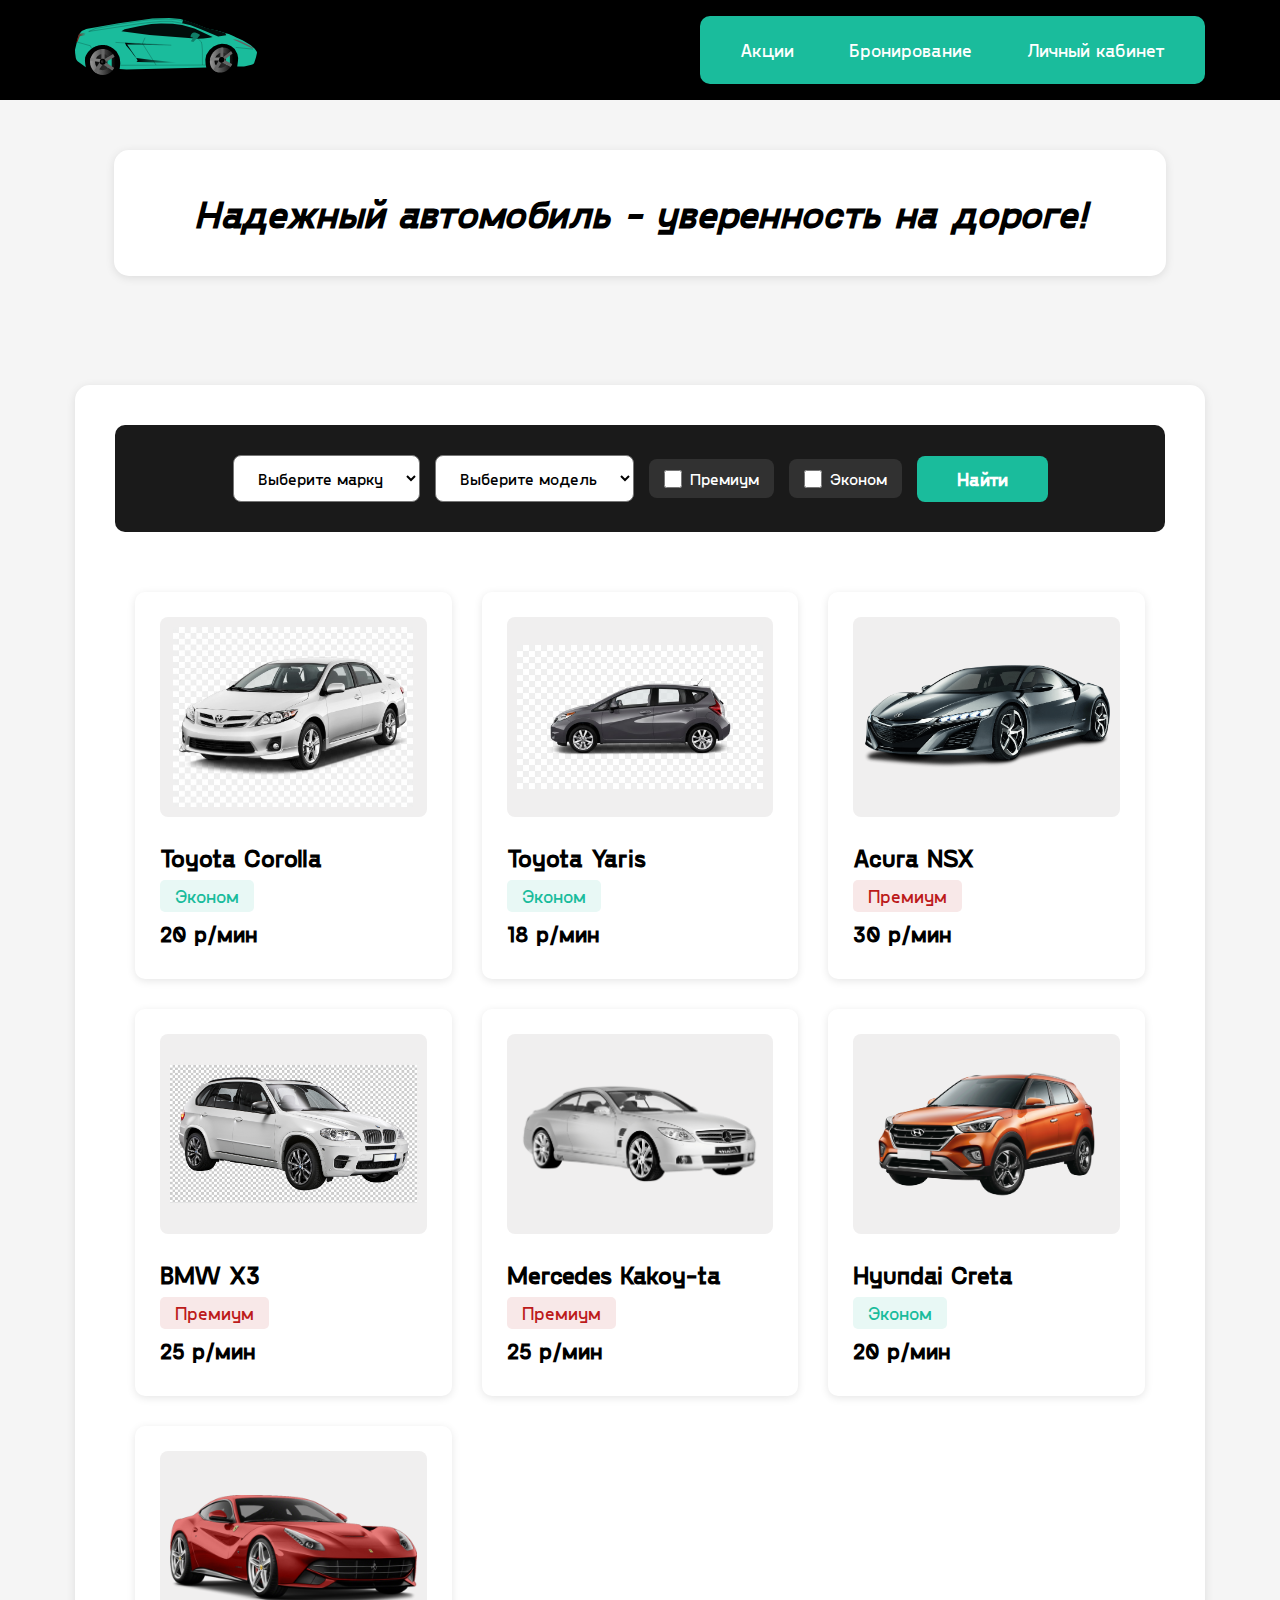
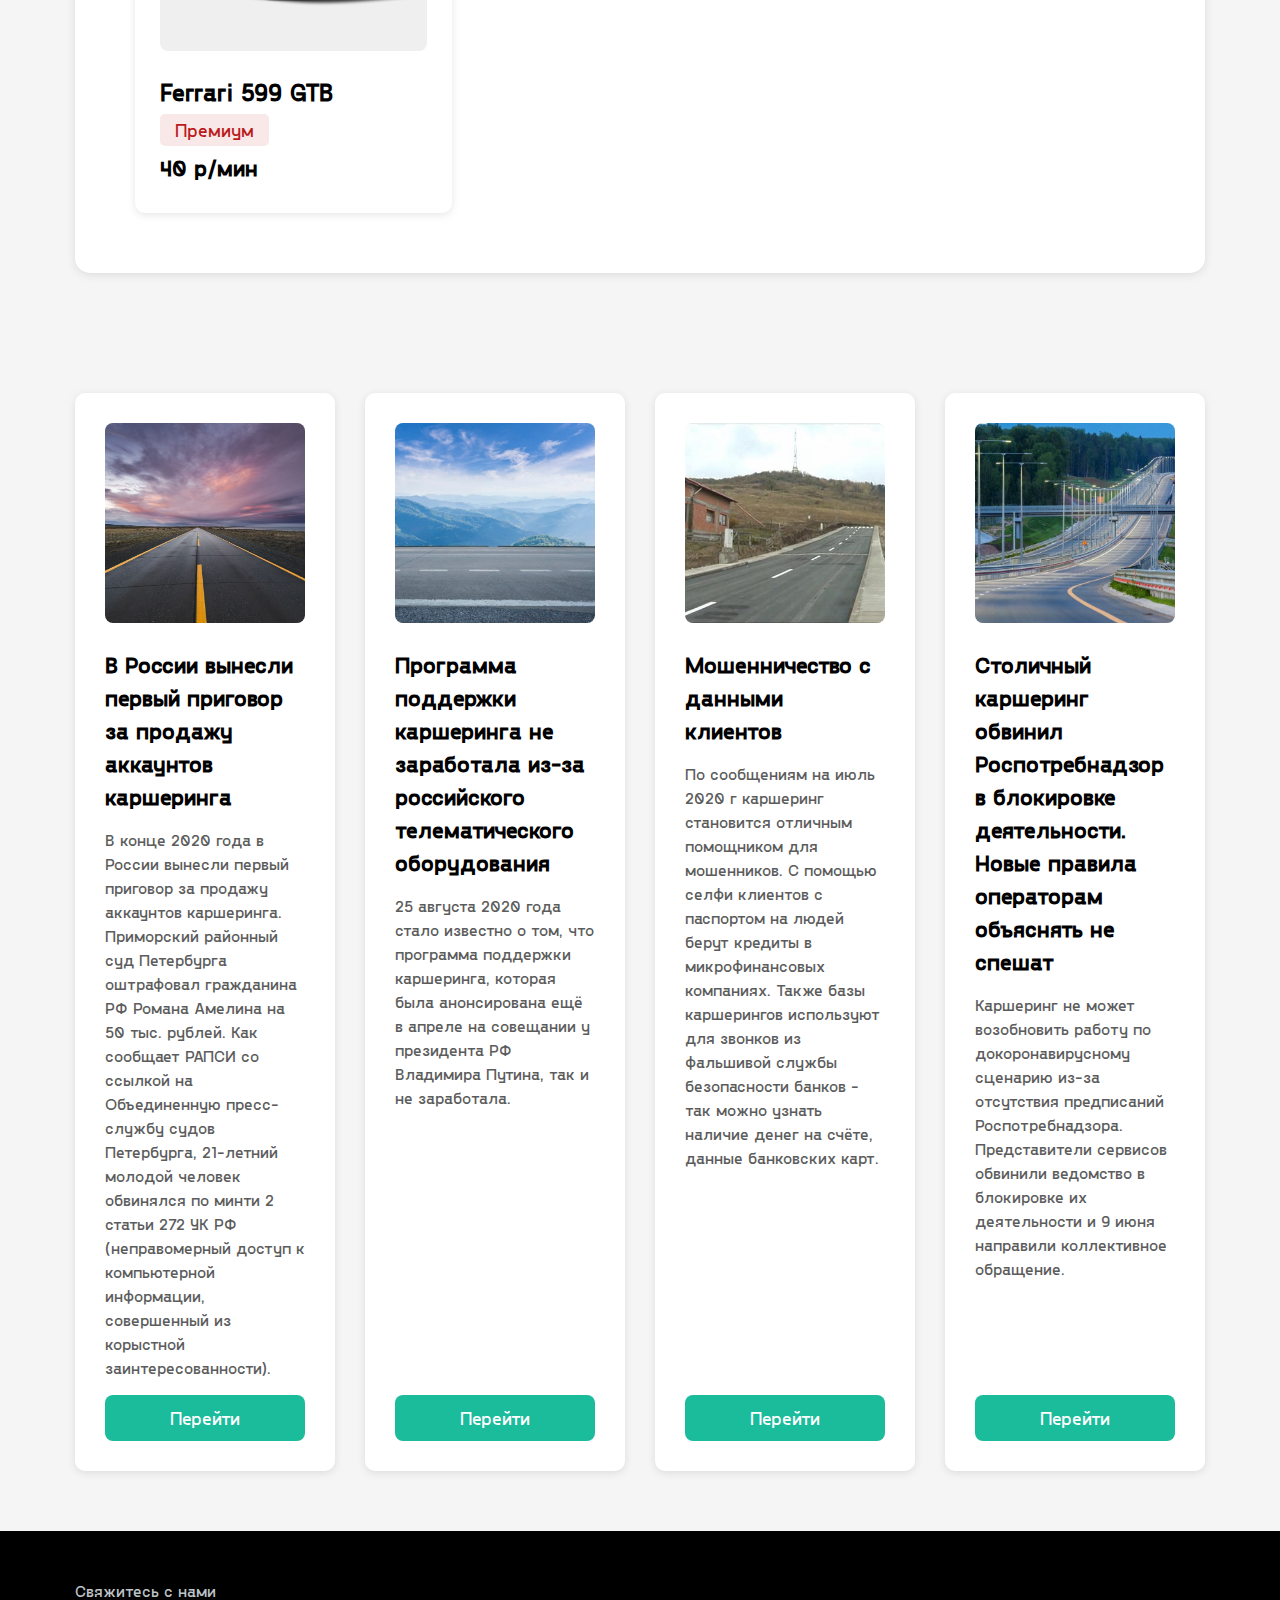
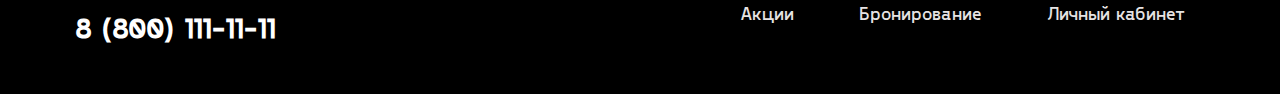
<file: index.html>
<!DOCTYPE html>
<html lang="en">
<head>
    <meta charset="UTF-8">
    <meta name="viewport" content="width=device-width, initial-scale=1.0">
    <link rel="stylesheet" href="css/style.css">
    <title>Document</title>
</head>
<body>
    <header>
        <a href="index.html"><img src="img/svg/logo.svg" alt="logo"></a>
        <nav>
            <a href="branches.html">Акции</a>
            <a href="book_machine.html">Бронирование</a>
            <a href="login.html">Личный кабинет</a>
        </nav>
    </header>
    <section class="losung">
        <h1>Надежный автомобиль - уверенность на дороге!</h1>
    </section>
    <section>
        <div class="search">
            <form>
                <select>
                    <option selected disabled hidden>Выберите марку</option>
                    <option>Toyota</option>
                    <option>Chevrolet</option>
                    <option>Nissan</option>
                </select>
                <select>
                    <option selected disabled hidden>Выберите модель</option>
                    <option>Mark II</option>
                    <option>Camry</option>
                </select>
                <label>
                    <input type="checkbox">
                    <span>Премиум</span>
                </label>
                <label>
                    <input type="checkbox">
                    <span>Эконом</span>
                </label>
                <button class="search_btn">Найти</button>
            </form>
            <div class="cars">
                <div>
                    <img src="./img/cars/2012-toyota-corolla-2011-toyota-corolla-le-car-png-favpng-cwC5mkwy8k3BnFJ1ZaTU9wP9d.jpg" alt="Toyota Corolla">
                    <p>Toyota Corolla</p>
                    <p class="econom_class">Эконом</p>
                    <p>20 р/мин</p>
                </div>
                <div>
                    <img src="./img/cars/2017-toyota-yaris-2018-toyota-yaris-2016-toyota-yaris-car-png-favpng-gU5GgcATu1A1GhuELH81Piikh.jpg" alt="Toyota Yaris">
                    <p>Toyota Yaris</p>
                    <p class="econom_class">Эконом</p>
                    <p>18 р/мин</p>
                </div>
                <div>
                    <img src="./img/cars/black-honda.png" alt="Acura NSX">
                    <p>Acura NSX</p>
                    <p class="premium_class">Премиум</p>
                    <p>30 р/мин</p>
                </div>
                <div>
                    <img src="./img/cars/BMW-Car-Png-image-copy.jpg" alt="BMW X3">
                    <p>BMW X3</p>
                    <p class="premium_class">Премиум</p>
                    <p>25 р/мин</p>
                </div>
                <div>
                    <img src="./img/cars/grey-mers.png" alt="Mercedes Kakoyta">
                    <p>Mercedes Kakoy-ta</p>
                    <p class="premium_class">Премиум</p>
                    <p>25 р/мин</p>
                </div>
                <div>
                    <img src="./img/cars/orange-huynday.png" alt="Hyundai Creta">
                    <p>Hyundai Creta</p>
                    <p class="econom_class">Эконом</p>
                    <p>20 р/мин</p>
                </div>
                <div>
                    <img src="./img/cars/red-lamba.png" alt="Ferrari 599 GTB">
                    <p>Ferrari 599 GTB</p>
                    <p class="premium_class">Премиум</p>
                    <p>40 р/мин</p>
                </div>
            </div>
        </div>
    </section>
    <section class="news_section">
        <div>
            <img src="./img/roads/empty-paved-road-at-sunset-in-the-chilean-patagonia-royalty-free-image-1591901619.jpg" alt="first_news">
            <h2>В России вынесли первый приговор за продажу аккаунтов каршеринга</h2>
            <p>В конце 2020 года в России вынесли первый приговор за продажу аккаунтов каршеринга. Приморский районный суд Петербурга оштрафовал гражданина РФ Романа Амелина на 50 тыс. рублей. Как сообщает РАПСИ со ссылкой на Объединенную пресс-службу судов Петербурга, 21-летний молодой человек обвинялся по минти 2 статьи 272 УК РФ (неправомерный доступ к компьютерной информации, совершенный из корыстной заинтересованности).</p>
            <a href="#">Перейти</a>
        </div>
        <div>
            <img src="./img/roads/empty-highway-asphalt-road-beautiful-sky_51195-3950.jpg" alt="second_news">
            <h2>Программа поддержки каршеринга не заработала из-за российского телематического оборудования</h2>
            <p>25 августа 2020 года стало известно о том, что программа поддержки каршеринга, которая была анонсирована ещё в апреле на совещании у президента РФ Владимира Путина, так и не заработала.</p>
            <a href="#">Перейти</a>
        </div>
        <div>
            <img src="./img/roads/602x338_cmsv2_285dda90-a44e-5bf5-ae0e-aad59a9a7606-4277966.jpg" alt="third_news">
            <h2>Мошенничество с данными клиентов</h2>
            <p>По сообщениям на июль 2020 г каршеринг становится отличным помощником для мошенников. С помощью селфи клиентов с паспортом на людей берут кредиты в микрофинансовых компаниях. Также базы каршерингов используют для звонков из фальшивой службы безопасности банков - так можно узнать наличие денег на счёте, данные банковских карт.</p>
            <a href="#">Перейти</a>
        </div>
        <div>
            <img src="./img/roads/m11-1024x576.jpg" alt="fourth_news">
            <h2>Столичный каршеринг обвинил Роспотребнадзор в блокировке деятельности. Новые правила операторам объяснять не спешат</h2>
            <p>Каршеринг не может возобновить работу по докоронавирусному сценарию из-за отсутствия предписаний Роспотребнадзора. Представители сервисов обвинили ведомство в блокировке их деятельности и 9 июня направили коллективное обращение.</p>
            <a href="#">Перейти</a>
        </div>
    </section>
    <footer>
        <label>
            <p>Свяжитесь с нами</p>
            <p>8 (800) 111-11-11</p>
        </label>
        <nav>
            <a href="branches.html">Акции</a>
            <a href="book_machine.html">Бронирование</a>
            <a href="login.html">Личный кабинет</a>
        </nav>
    </footer>
</body>
</html>
</file>
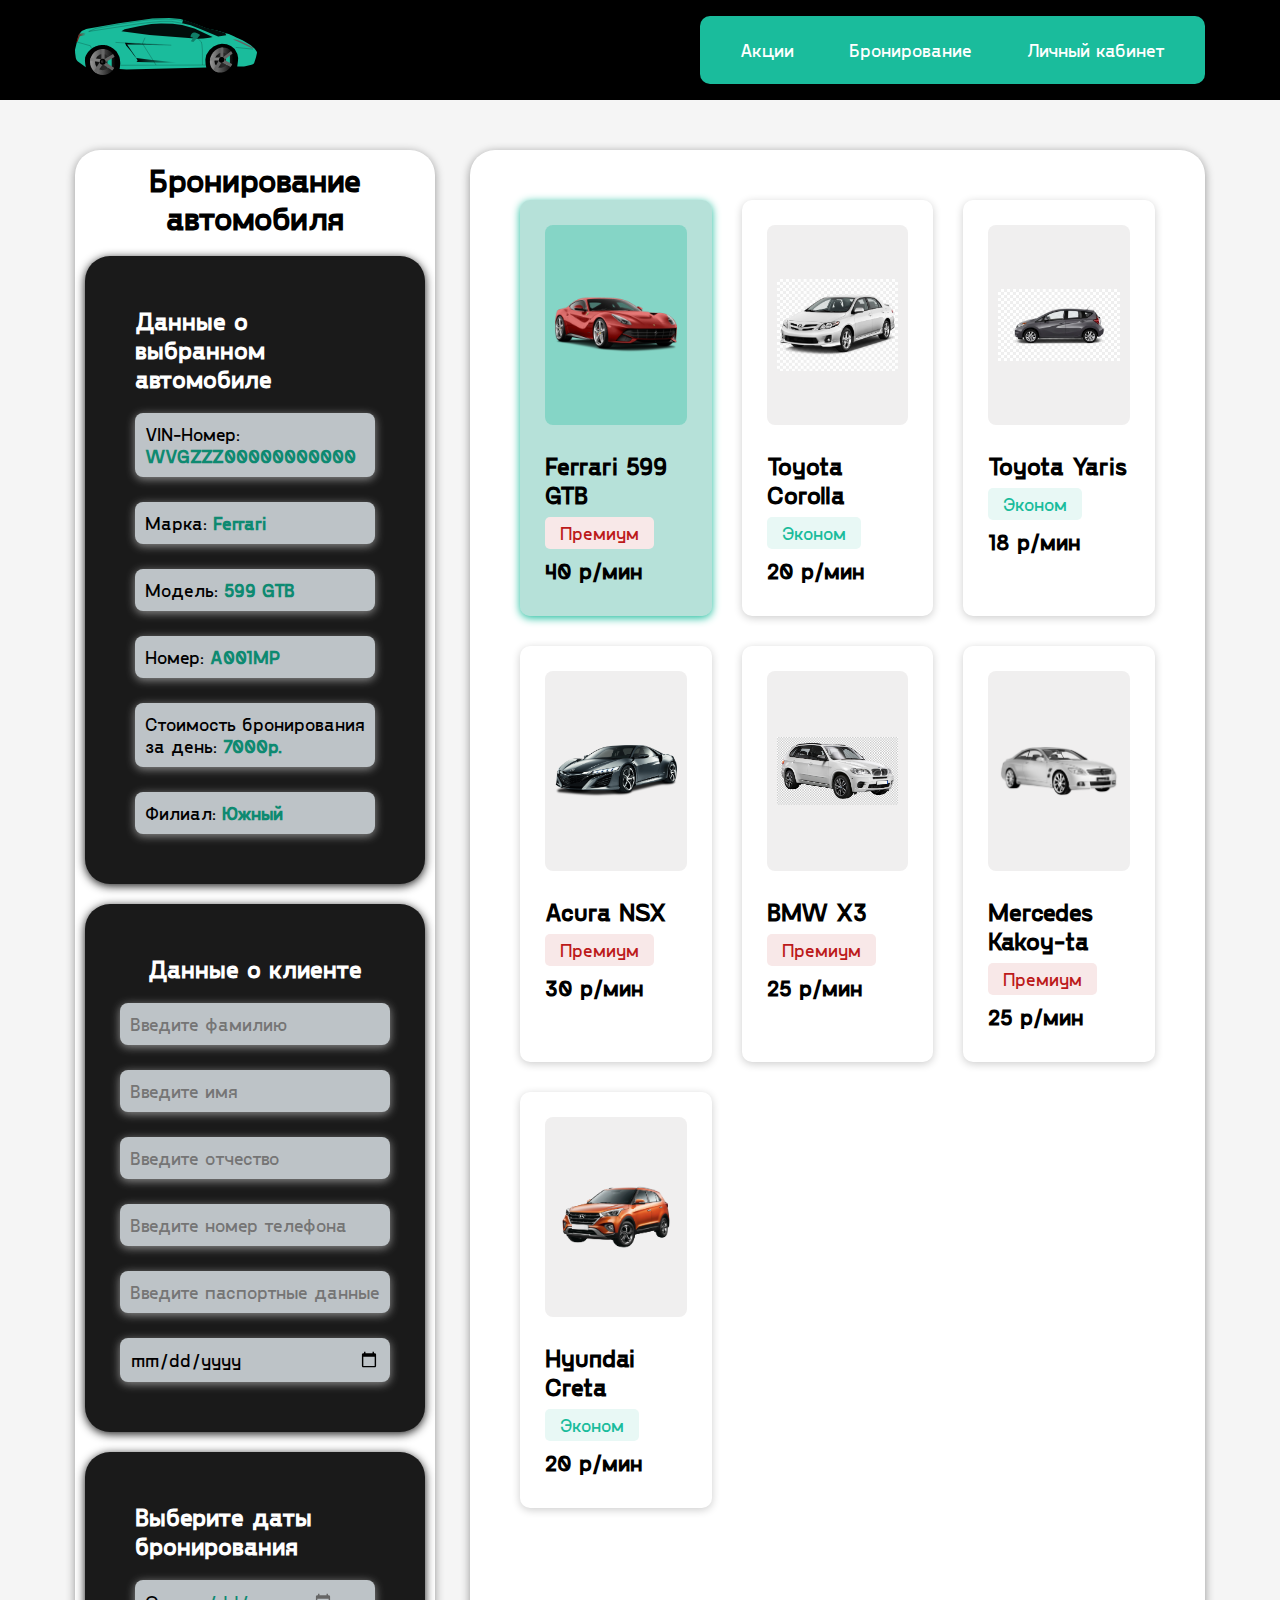
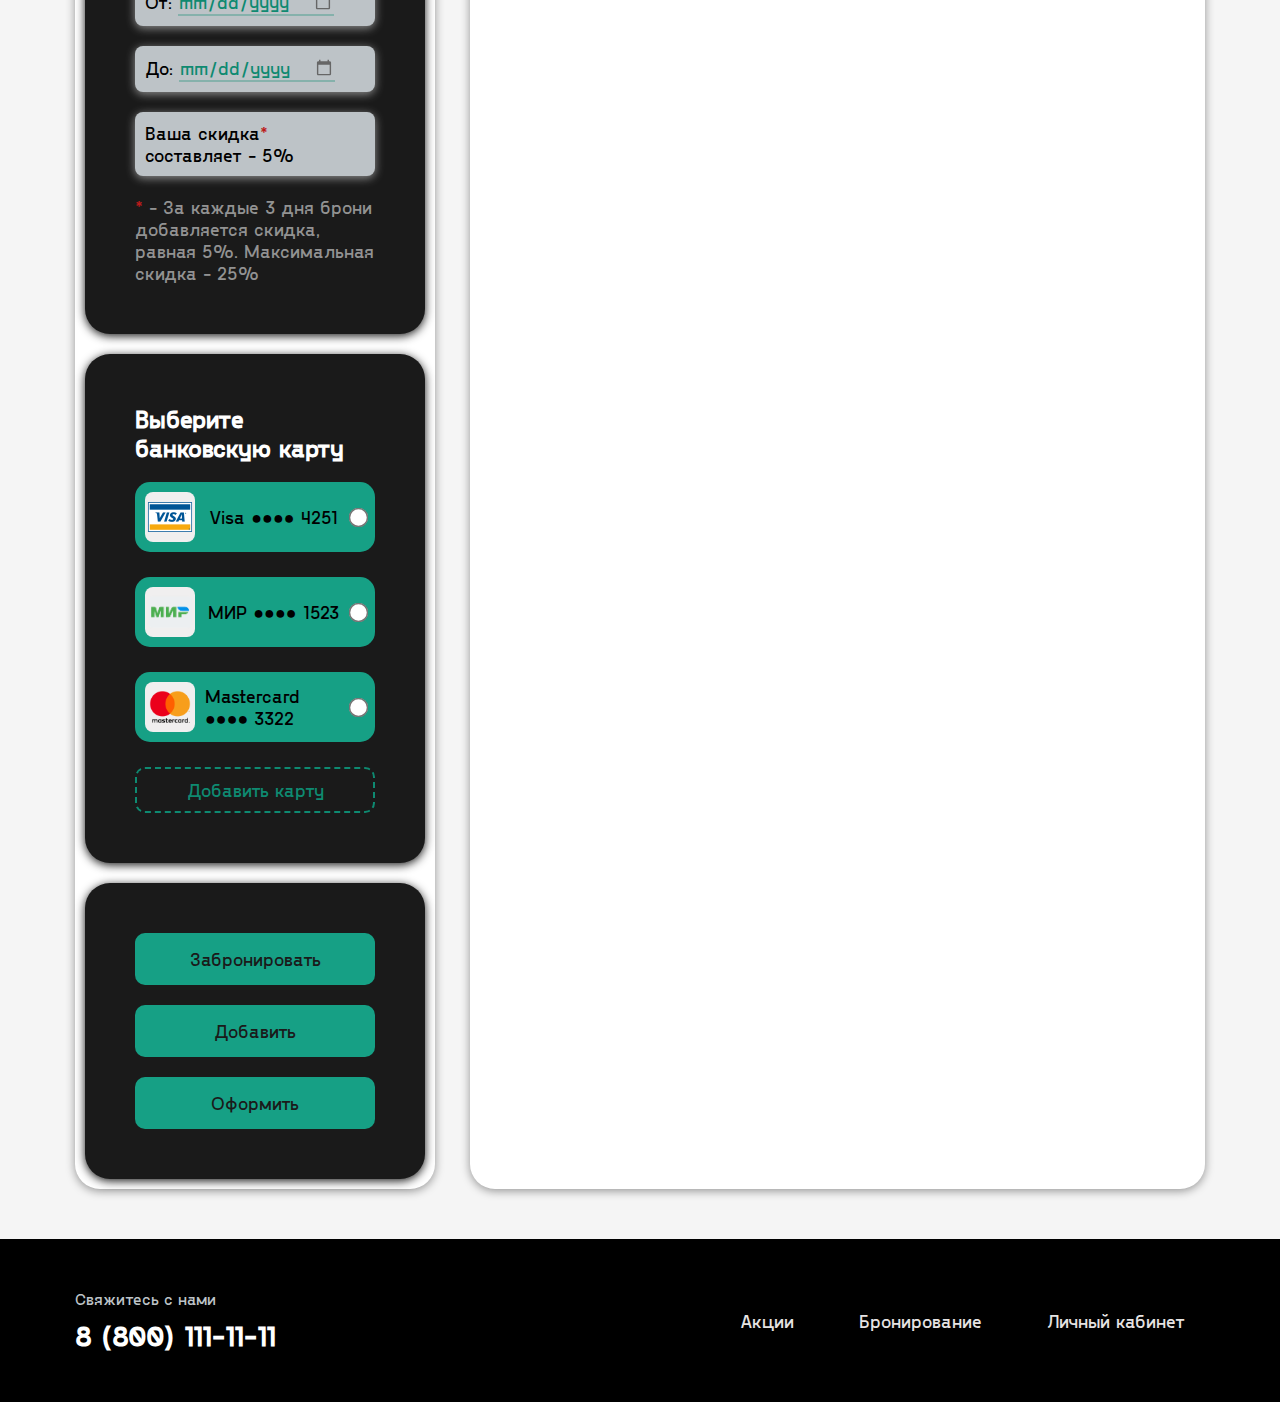
<file: book_machine.html>
<!DOCTYPE html>
<html lang="en">
<head>
    <meta charset="UTF-8">
    <meta name="viewport" content="width=device-width, initial-scale=1.0">
    <link rel="stylesheet" href="./css/book.css">
    <title>Document</title>
</head>
<body>
    <header>
        <a href="index.html"><img src="img/svg/logo.svg" alt="logo"></a>
        <nav>
            <a href="#">Акции</a>
            <a href="book_machine.html">Бронирование</a>
            <a href="login.html">Личный кабинет</a>
        </nav>
    </header>
    <section>
        <div class="sidebar">
            <h1>Бронирование автомобиля</h1>
            <div class="data_section">
                <h2>Данные о выбранном автомобиле</h2>
                <div class="data_info">
                    <p>VIN-Номер: <span>WVGZZZ00000000000</span></p>
                    <p>Марка: <span>Ferrari</span></p>
                    <p>Модель: <span>599 GTB</span></p>
                    <p>Номер: <span>А001МР</span></p>
                    <p>Стоимость бронирования за день: <span>7000р.</span></p>
                    <p>Филиал: <span>Южный</span></p>
                </div>
            </div>
            <div class="data_section">
                <h2>Данные о клиенте</h2>
                <form class="data_info">
                    <input type="text" placeholder="Введите фамилию">
                    <input type="text" placeholder="Введите имя">
                    <input type="text" placeholder="Введите отчество">
                    <input type="tel" placeholder="Введите номер телефона">
                    <input type="text" placeholder="Введите паспортные данные">
                    <input type="date" placeholder="Введите дату рождения">
                </form>
            </div>
            <div class="data_section">
                <h2>Выберите даты бронирования</h2>
                <div class="date_book_info">
                    <p>От: <input type="date"></p>
                    <p>До: <input type="date"></p>
                    <p>Ваша скидка<span>*</span> составляет - 5%</p>
                    <p><span>*</span> - За каждые 3 дня брони добавляется скидка, равная 5%. Максимальная скидка - 25%</p>
                </div>
            </div>
            <div class="data_section">
                <h2>Выберите банковскую карту</h2>
                <div class="cards">
                    <div class="card_style">
                        <img src="img/card/visa.png" alt="visa">
                        <p>Visa ●●●● 4251</p>
                        <input type="radio" name="rad_btn">
                    </div>
                    <div class="card_style">
                        <img src="img/card/mir.png" alt="mir">
                        <p>МИР ●●●● 1523</p>
                        <input type="radio" name="rad_btn">
                    </div>
                    <div class="card_style">
                        <img src="img/card/master-card.png" alt="master-card">
                        <p>Mastercard ●●●● 3322</p>
                        <input type="radio" name="rad_btn">
                    </div>
                    <a href="#" class="new_card">Добавить карту</a>
                </div>
            </div>
            <div class="data_section">
                <button class="btns">Забронировать</button>
                <button class="btns">Добавить</button>
                <button class="btns">Оформить</button>
            </div>
        </div>
        <div class="book_class">
            <div class="cars">
                <div class="selected_car">
                    <img src="./img/cars/red-lamba.png" alt="Ferrari 599 GTB">
                    <p>Ferrari 599 GTB</p>
                    <p class="premium_class">Премиум</p>
                    <p>40 р/мин</p>
                </div>
                <div>
                    <img src="./img/cars/2012-toyota-corolla-2011-toyota-corolla-le-car-png-favpng-cwC5mkwy8k3BnFJ1ZaTU9wP9d.jpg" alt="Toyota Corolla">
                    <p>Toyota Corolla</p>
                    <p class="econom_class">Эконом</p>
                    <p>20 р/мин</p>
                </div>
                <div>
                    <img src="./img/cars/2017-toyota-yaris-2018-toyota-yaris-2016-toyota-yaris-car-png-favpng-gU5GgcATu1A1GhuELH81Piikh.jpg" alt="Toyota Yaris">
                    <p>Toyota Yaris</p>
                    <p class="econom_class">Эконом</p>
                    <p>18 р/мин</p>
                </div>
                <div>
                    <img src="./img/cars/black-honda.png" alt="Acura NSX">
                    <p>Acura NSX</p>
                    <p class="premium_class">Премиум</p>
                    <p>30 р/мин</p>
                </div>
                <div>
                    <img src="./img/cars/BMW-Car-Png-image-copy.jpg" alt="BMW X3">
                    <p>BMW X3</p>
                    <p class="premium_class">Премиум</p>
                    <p>25 р/мин</p>
                </div>
                <div>
                    <img src="./img/cars/grey-mers.png" alt="Mercedes Kakoyta">
                    <p>Mercedes Kakoy-ta</p>
                    <p class="premium_class">Премиум</p>
                    <p>25 р/мин</p>
                </div>
                <div>
                    <img src="./img/cars/orange-huynday.png" alt="Hyundai Creta">
                    <p>Hyundai Creta</p>
                    <p class="econom_class">Эконом</p>
                    <p>20 р/мин</p>
                </div>
            </div>
        </div>
    </section>
    <footer>
        <label>
            <p>Свяжитесь с нами</p>
            <p>8 (800) 111-11-11</p>
        </label>
        <nav>
            <a href="#">Акции</a>
            <a href="book_machine.html">Бронирование</a>
            <a href="login.html">Личный кабинет</a>
        </nav>
    </footer>
</body>
</html>
</file>
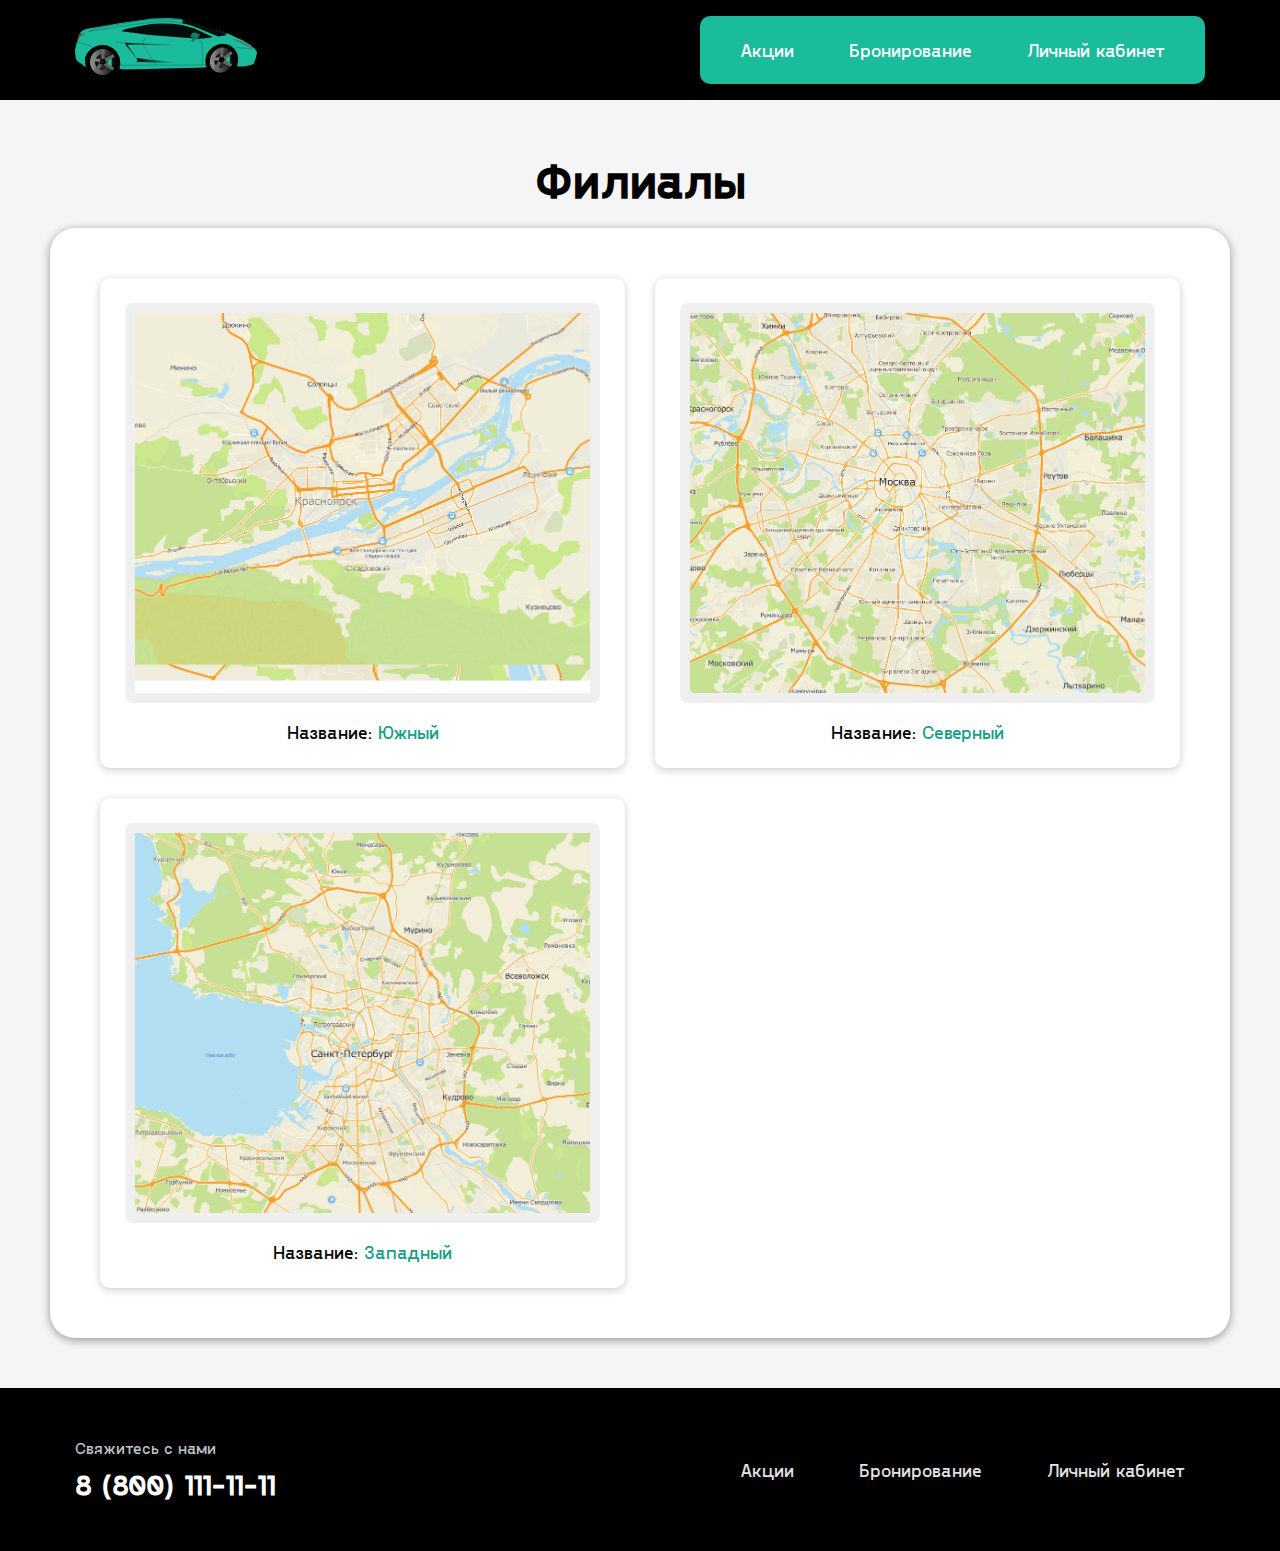
<file: branches.html>
<!DOCTYPE html>
<html lang="en">
<head>
    <meta charset="UTF-8">
    <meta name="viewport" content="width=device-width, initial-scale=1.0">
    <title>Document</title>
    <link rel="stylesheet" href="css/branches.css">
</head>
<body>
    <header>
        <a href="index.html"><img src="img/svg/logo.svg" alt="logo"></a>
        <nav>
            <a href="#">Акции</a>
            <a href="book_machine.html">Бронирование</a>
            <a href="login.html">Личный кабинет</a>
        </nav>
    </header>
    <main>
        <section>
            <h1>Филиалы</h1>
            <div class="book_class">
                <div class="cars">
                    <div class="selected_car">
                        <img src="./img/maps/Kras(1).png" alt="South">
                        <p>Название: <span>Южный</span></p>
                    </div>
                    <div class="selected_car">
                        <img src="./img/maps/Moskow.png" alt="North">
                        <p>Название: <span>Северный</span></p>
                    </div>
                    <div class="selected_car">
                        <img src="./img/maps/Piter.png" alt="West">
                        <p>Название: <span>Западный</span></p>
                    </div>
                </div>
            </div>
        </section>
    </main>
    <footer>
        <label>
            <p>Свяжитесь с нами</p>
            <p>8 (800) 111-11-11</p>
        </label>
        <nav>
            <a href="#">Акции</a>
            <a href="book_machine.html">Бронирование</a>
            <a href="login.html">Личный кабинет</a>
        </nav>
    </footer>
</body>
</html>
</file>
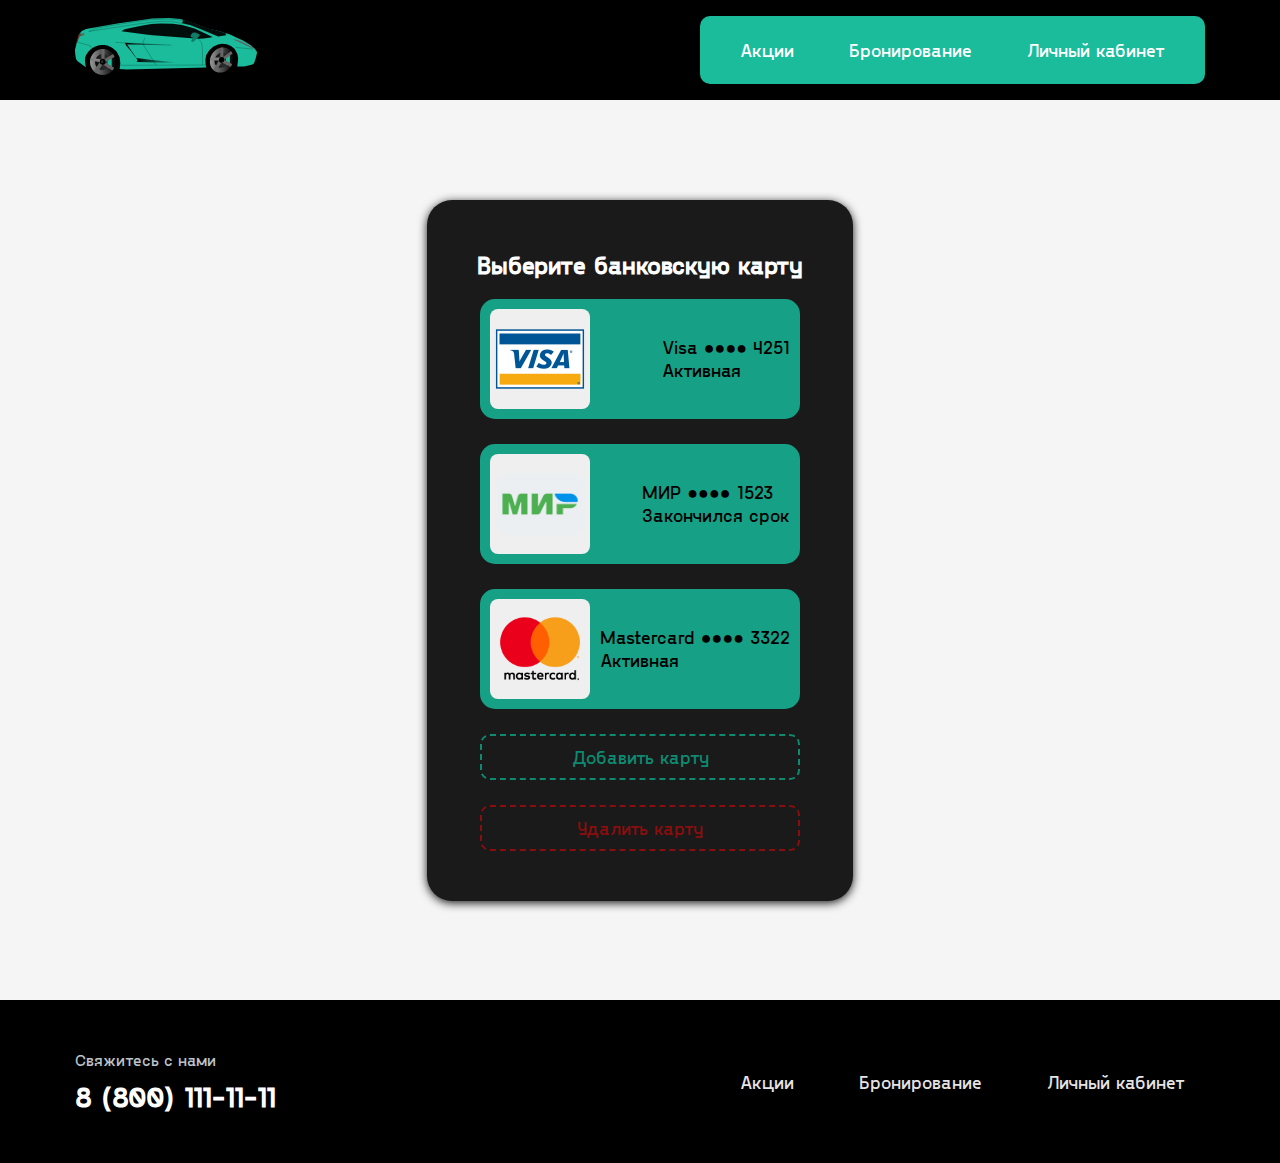
<file: cards.html>
<!DOCTYPE html>
<html lang="en">
<head>
    <meta charset="UTF-8">
    <meta name="viewport" content="width=device-width, initial-scale=1.0">
    <title>Document</title>
    <link rel="stylesheet" href="css/cards.css">
</head>
<body>
    <header>
        <a href="index.html"><img src="img/svg/logo.svg" alt="logo"></a>
        <nav>
            <a href="#">Акции</a>
            <a href="book_machine.html">Бронирование</a>
            <a href="login.html">Личный кабинет</a>
        </nav>
    </header>
    <main>
        <section>
            <h2>Выберите банковскую карту</h2>
            <div class="cards">
                <div class="card_style">
                    <img src="img/card/visa.png" alt="visa">
                    <div>
                        <p>Visa ●●●● 4251</p>
                        <p>Активная</p>
                    </div>
                </div>
                <div class="card_style">
                    <img src="img/card/mir.png" alt="mir">
                    <div>
                        <p>МИР ●●●● 1523</p>
                        <p>Закончился срок</p>
                    </div>
                </div>
                <div class="card_style">
                    <img src="img/card/master-card.png" alt="master-card">
                    <div>
                        <p>Mastercard ●●●● 3322</p>
                        <p>Активная</p>
                    </div>
                </div>
                <a href="#" class="new_card">Добавить карту</a>
                <a href="#" class="delete_card">Удалить карту</a>
            </div>
        </section>
    </main>
    <footer>
        <label>
            <p>Свяжитесь с нами</p>
            <p>8 (800) 111-11-11</p>
        </label>
        <nav>
            <a href="#">Акции</a>
            <a href="book_machine.html">Бронирование</a>
            <a href="login.html">Личный кабинет</a>
        </nav>
    </footer>
</body>
</html>
</file>
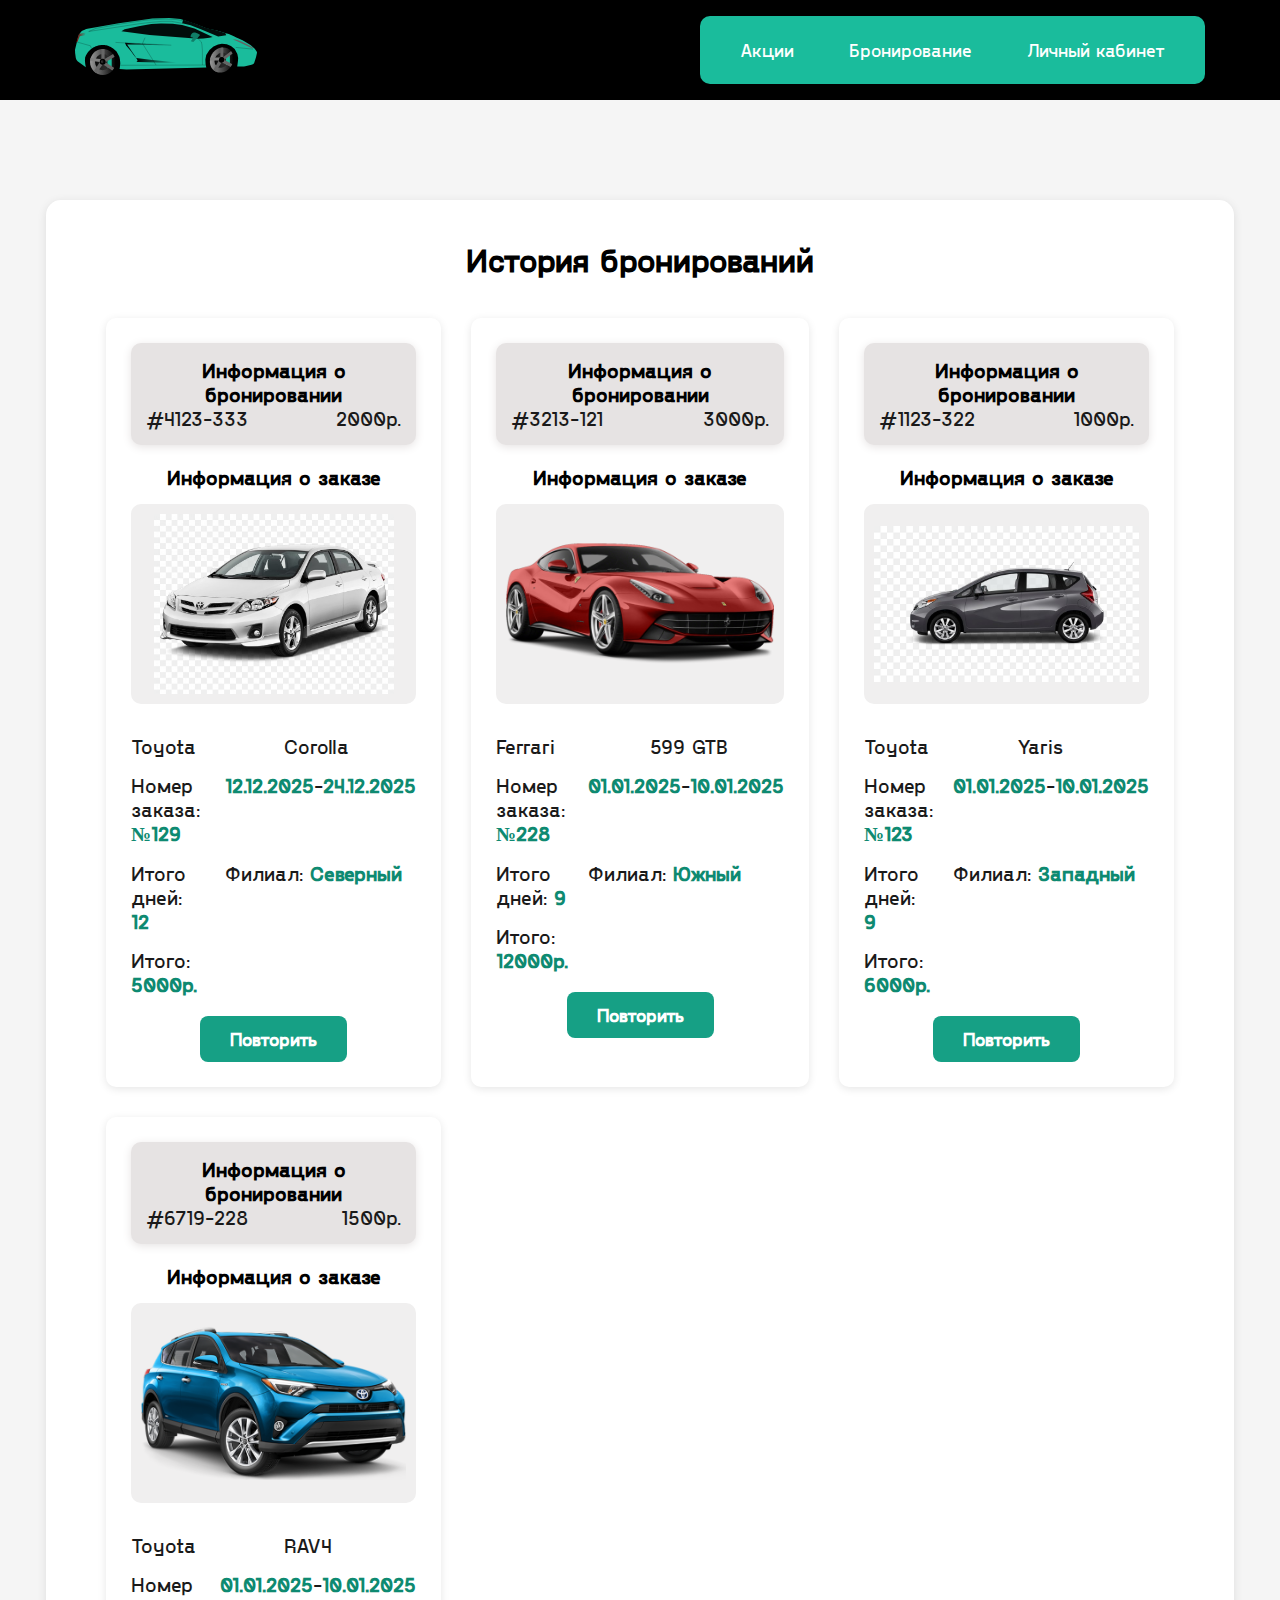
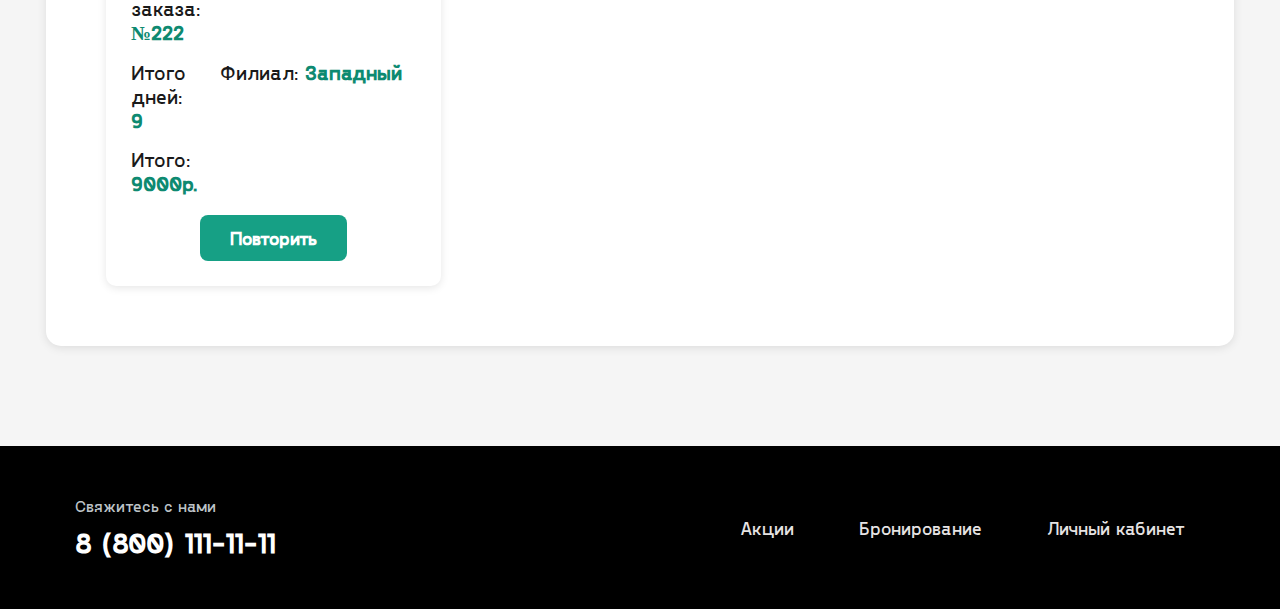
<file: history.html>
<!DOCTYPE html>
<html lang="en">
<head>
    <meta charset="UTF-8">
    <meta name="viewport" content="width=device-width, initial-scale=1.0">
    <link rel="stylesheet" href="css/history.css">
    <title>Document</title>
</head>
<body>
    <header>
        <a href="index.html"><img src="img/svg/logo.svg" alt="logo"></a>
        <nav>
            <a href="#">Акции</a>
            <a href="book_machine.html">Бронирование</a>
            <a href="login.html">Личный кабинет</a>
        </nav>
    </header>
    <main>
        <section>
            <h1>История бронирований</h1>
            <div class="car_history">
                <div class="card_car">
                    <div class="info_book">
                        <h2>Информация о бронировании</h2>
                        <div>
                            <p>#4123-333</p>
                            <p>2000р.</p>
                        </div>
                    </div>
                    <div class="info_order">
                        <h2>Информация о заказе</h2>
                        <div>
                            <img class="to_span" src="img/cars/2012-toyota-corolla-2011-toyota-corolla-le-car-png-favpng-cwC5mkwy8k3BnFJ1ZaTU9wP9d.jpg" alt="car">
                            <div class="to_span">
                                <p>Toyota</p>
                                <p>Corolla</p>
                            </div>
                            <p>Номер заказа: <span>№129</span></p>
                            <p><span>12.12.2025</span>-<span>24.12.2025</span></p>
                            <p>Итого дней: <span>12</span></p>
                            <p>Филиал: <span>Северный</span></p>
                            <p>Итого: <span>5000р.</span></p>
                        </div>
                    </div>
                    <button>Повторить</button>
                </div>
                <div class="card_car">
                    <div class="info_book">
                        <h2>Информация о бронировании</h2>
                        <div>
                            <p>#3213-121</p>
                            <p>3000р.</p>
                        </div>
                    </div>
                    <div class="info_order">
                        <h2>Информация о заказе</h2>
                        <div>
                            <img class="to_span" src="img/cars/red-lamba.png" alt="car">
                            <div class="to_span">
                                <p>Ferrari</p>
                                <p>599 GTB</p>
                            </div>
                            <p>Номер заказа: <span>№228</span></p>
                            <p><span>01.01.2025</span>-<span>10.01.2025</span></p>
                            <p>Итого дней: <span>9</span></p>
                            <p>Филиал: <span>Южный</span></p>
                            <p>Итого: <span>12000р.</span></p>
                        </div>
                    </div>
                    <button>Повторить</button>
                </div>
                <div class="card_car">
                    <div class="info_book">
                        <h2>Информация о бронировании</h2>
                        <div>
                            <p>#1123-322</p>
                            <p>1000р.</p>
                        </div>
                    </div>
                    <div class="info_order">
                        <h2>Информация о заказе</h2>
                        <div>
                            <img class="to_span" src="img/cars/2017-toyota-yaris-2018-toyota-yaris-2016-toyota-yaris-car-png-favpng-gU5GgcATu1A1GhuELH81Piikh.jpg" alt="car">
                            <div class="to_span">
                                <p>Toyota</p>
                                <p>Yaris</p>
                            </div>
                            <p>Номер заказа: <span>№123</span></p>
                            <p><span>01.01.2025</span>-<span>10.01.2025</span></p>
                            <p>Итого дней: <span>9</span></p>
                            <p>Филиал: <span>Западный</span></p>
                            <p>Итого: <span>6000р.</span></p>
                        </div>
                    </div>
                    <button>Повторить</button>
                </div>
                <div class="card_car">
                    <div class="info_book">
                        <h2>Информация о бронировании</h2>
                        <div>
                            <p>#6719-228</p>
                            <p>1500р.</p>
                        </div>  
                    </div>
                    <div class="info_order">
                        <h2>Информация о заказе</h2>
                        <div>
                            <img class="to_span" src="img/cars/blue-tayota.png" alt="car">
                            <div class="to_span">
                                <p>Toyota</p>
                                <p>RAV4</p>
                            </div>
                            <p>Номер заказа: <span>№222</span></p>
                            <p><span>01.01.2025</span>-<span>10.01.2025</span></p>
                            <p>Итого дней: <span>9</span></p>
                            <p>Филиал: <span>Западный</span></p>
                            <p>Итого: <span>9000р.</span></p>
                        </div>
                    </div>
                    <button>Повторить</button>
                </div>
            </div>
        </section>
    </main>
    <footer>
        <label>
            <p>Свяжитесь с нами</p>
            <p>8 (800) 111-11-11</p>
        </label>
        <nav>
            <a href="#">Акции</a>
            <a href="book_machine.html">Бронирование</a>
            <a href="login.html">Личный кабинет</a>
        </nav>
    </footer>
</body>
</html>
</file>
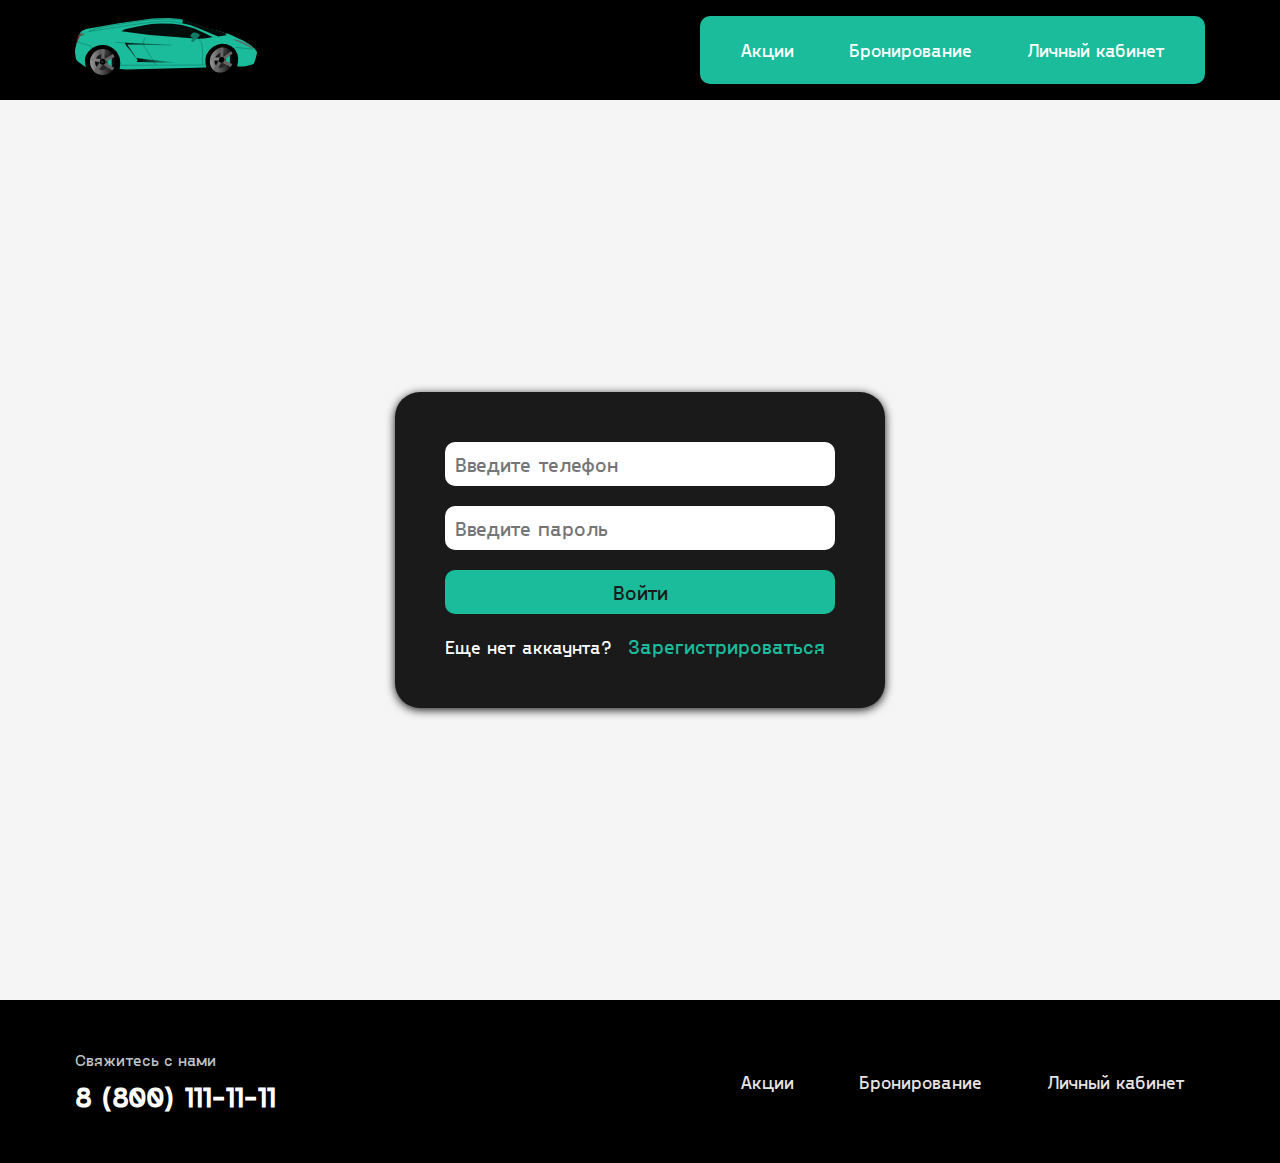
<file: login.html>
<!DOCTYPE html>
<html lang="en">
<head>
    <meta charset="UTF-8">
    <meta name="viewport" content="width=device-width, initial-scale=1.0">
    <link rel="stylesheet" href="./css/login.css">
    <title>Document</title>
</head>
<body>
    <header>
        <a href="index.html"><img src="img/svg/logo.svg" alt="logo"></a>
        <nav>
            <a href="#">Акции</a>
            <a href="book_machine.html">Бронирование</a>
            <a href="login.html">Личный кабинет</a>
        </nav>
    </header>
    <main>
        <section>
            <input type="tel" placeholder="Введите телефон">
            <input type="password" placeholder="Введите пароль">
            <a href="profile.html">Войти</a>
            <p>Еще нет аккаунта? <a class="reg" href="register.html">Зарегистрироваться</a></p>
        </section>
    </main>
    <footer>
        <label>
            <p>Свяжитесь с нами</p>
            <p>8 (800) 111-11-11</p>
        </label>
        <nav>
            <a href="#">Акции</a>
            <a href="book_machine.html">Бронирование</a>
            <a href="login.html">Личный кабинет</a>
        </nav>
    </footer>
</body>
</html>
</file>
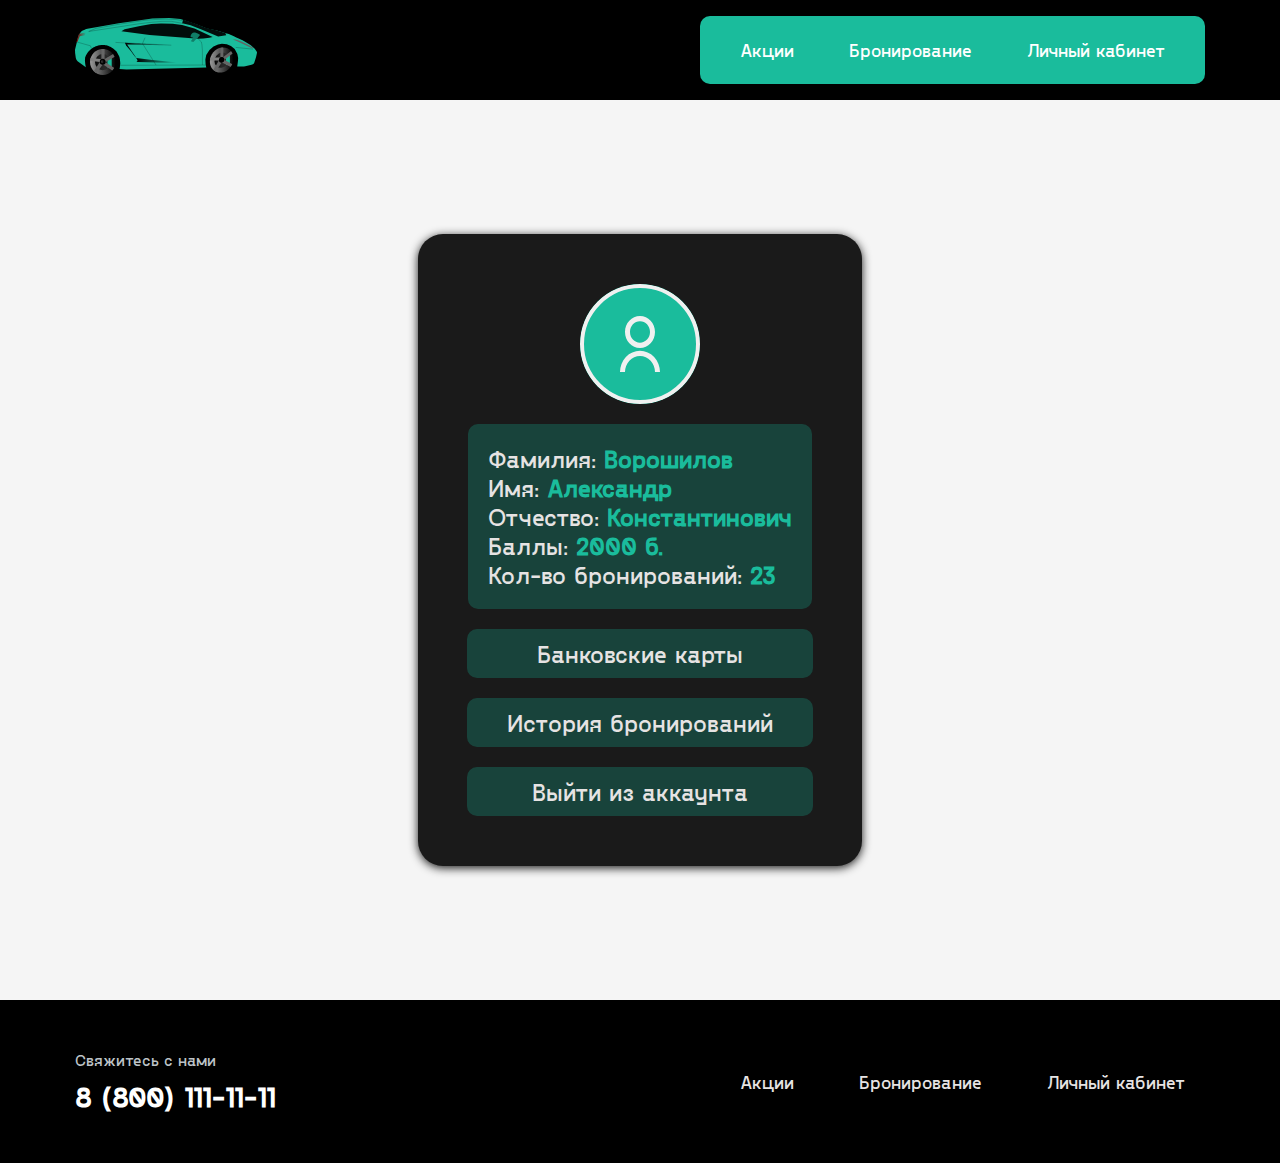
<file: profile.html>
<!DOCTYPE html>
<html lang="en">
<head>
    <meta charset="UTF-8">
    <meta name="viewport" content="width=device-width, initial-scale=1.0">
    <link rel="stylesheet" href="css/profile.css">
    <title>Document</title>
</head>
<body>
    <header>
        <a href="index.html"><img src="img/svg/logo.svg" alt="logo"></a>
        <nav>
            <a href="#">Акции</a>
            <a href="book_machine.html">Бронирование</a>
            <a href="login.html">Личный кабинет</a>
        </nav>
    </header>
    <main>
        <section>
            <img src="img/svg/account.svg">
            <div>
                <p>Фамилия: <span>Ворошилов</span></p>
                <p>Имя: <span>Александр</span></p>
                <p>Отчество: <span>Константинович</span></p>
                <p>Баллы: <span>2000 б.</span></p>
                <p>Кол-во бронирований: <span>23</span></p>
            </div>
            <a href="cards.html">Банковские карты</a>
            <a href="history.html">История бронирований</a>
            <a href="login.html">Выйти из аккаунта</a>
        </section>
    </main>
    <footer>
        <label>
            <p>Свяжитесь с нами</p>
            <p>8 (800) 111-11-11</p>
        </label>
        <nav>
            <a href="#">Акции</a>
            <a href="book_machine.html">Бронирование</a>
            <a href="login.html">Личный кабинет</a>
        </nav>
    </footer>
</body>
</html>
</file>
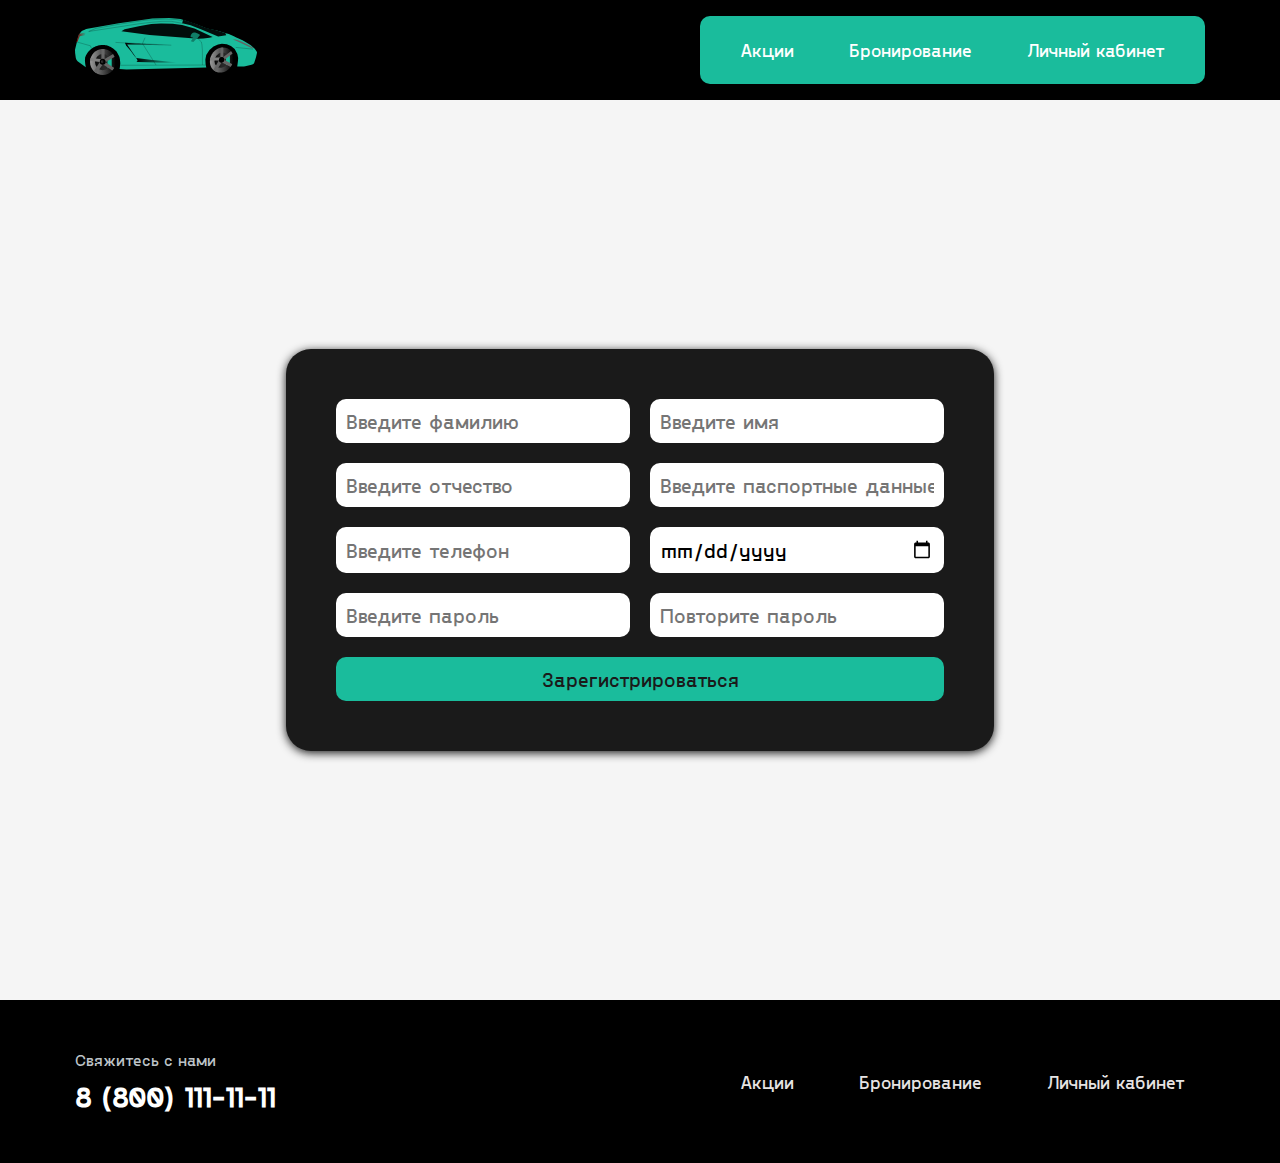
<file: register.html>
<!DOCTYPE html>
<html lang="en">
<head>
    <meta charset="UTF-8">
    <meta name="viewport" content="width=device-width, initial-scale=1.0">
    <link rel="stylesheet" href="./css/register.css">
    <title>Document</title>
</head>
<body>
    <header>
        <a href="index.html"><img src="img/svg/logo.svg" alt="logo"></a>
        <nav>
            <a href="#">Акции</a>
            <a href="book_machine.html">Бронирование</a>
            <a href="login.html">Личный кабинет</a>
        </nav>
    </header>
    <main>
        <section>
            <input type="text" placeholder="Введите фамилию">
            <input type="text" placeholder="Введите имя">
            <input type="text" placeholder="Введите отчество">
            <input type="text" placeholder="Введите паспортные данные">
            <input type="tel" placeholder="Введите телефон">
            <input type="date" placeholder="Введите дату рождения">
            <input type="password" placeholder="Введите пароль">
            <input type="password" placeholder="Повторите пароль">
            <a href="profile.html">Зарегистрироваться</a>
        </section>
    </main>
    <footer>
        <label>
            <p>Свяжитесь с нами</p>
            <p>8 (800) 111-11-11</p>
        </label>
        <nav>
            <a href="#">Акции</a>
            <a href="book_machine.html">Бронирование</a>
            <a href="login.html">Личный кабинет</a>
        </nav>
    </footer>
</body>
</html>
</file>
<file: css/style.css>
*{
    margin: 0;
    padding: 0;
    box-sizing: border-box;
    font-family: 'GoshaSans';
}

p, a{
    font-size: 18px;
    text-decoration: none;
}

h1, h2, h3{
    color: black;
}

@font-face {
    font-family: 'GoshaSans';
    src: url("../fonts/GoshaSans-Regular.otf");
}

body{
    background-color: #f5f5f5;
}

header{
    background-color: black;
    height: 100px;
    display: flex;
    flex-direction: row;
    justify-content: space-between;
    align-items: center;
    padding: 0 75px;
}

header img{
    height: 60px;
}

header nav{
    background-color: #1abc9c;
    border-radius: 10px;
    padding: 15px 25px;
    display: flex;
    flex-direction: row;
    gap: 25px;
}

header nav a{
    color: white;
    font-size: 18px;
    padding: 8px 15px;
    border-radius: 5px;
    transition: background-color 0.3s ease;
}

header nav a:hover{
    background-color: #16a085;
}

section{
    min-height: 25vh;
    padding: 60px 75px;
}

.losung{
    display: flex;
    flex-direction: row;
    justify-content: center;
    align-items: center;
    padding: 40px 75px;
}

.losung h1{
    padding: 40px 80px;
    background-color: white;
    border-radius: 15px;
    font-size: 38px;
    font-weight: bold;
    font-style: italic;
    text-align: center;
    color: black;
    box-shadow: 0 2px 10px rgba(0, 0, 0, 0.1);
}

.search{
    display: flex;
    flex-direction: column;
    background-color: white;
    align-items: center;
    justify-content: center;
    border-radius: 15px;
    box-shadow: 0 2px 10px rgba(0, 0, 0, 0.1);
    padding: 40px;
}

.search form{
    display: flex;
    flex-direction: row;
    background-color: #1a1a1a;
    width: 100%;
    justify-content: center;
    align-items: center;
    border-radius: 10px;
    color: white;
    gap: 15px;
    padding: 30px;
}

.search form select{
    padding: 12px 20px;
    border-radius: 8px;
    background-color: white;
    color: black;
    font-size: 16px;
    cursor: pointer;
}

.search form select:hover{
    border-color: #16a085;
}

.search form label{
    display: flex;
    align-items: center;
    gap: 8px;
    cursor: pointer;
    padding: 10px 15px;
    border-radius: 8px;
    background-color: rgba(255, 255, 255, 0.1);
    transition: background-color 0.3s ease;
}

.search form label:hover{
    background-color: rgba(255, 255, 255, 0.2);
}

.search form label span{
    color: white;
    font-size: 16px;
}

.search form input[type="checkbox"]{
    width: 18px;
    height: 18px;
    cursor: pointer;
}

.search_btn{
    background-color: #1abc9c;
    border: none;
    padding: 12px 40px;
    border-radius: 8px;
    color: white;
    font-size: 18px;
    font-weight: bold;
    cursor: pointer;
    transition: background-color 0.3s ease;
}

.search_btn:hover{
    background-color: #16a085;
}

.cars{
    display: grid;
    grid-template-columns: 1fr 1fr 1fr;
    gap: 30px;
    width: 100%;
    margin-top: 40px;
    padding: 20px;
}

.cars div{
    background-color: white;
    border-radius: 10px;
    padding: 25px;
    box-shadow: 0 2px 8px rgba(0, 0, 0, 0.1);
    transition: box-shadow 0.3s ease;
}

.cars div:hover{
    box-shadow: 0 4px 12px rgba(0, 0, 0, 0.2);
}

.cars div img{
    width: 100%;
    height: 200px;
    object-fit: contain;
    border-radius: 8px;
    margin-bottom: 15px;
    background-color: #f0efef;
    padding: 10px;
}

.cars div p{
    margin: 8px 0;
    font-size: 18px;
}

.cars div p:first-of-type{
    font-size: 24px;
    font-weight: bold;
    color: black;
}

.econom_class{
    color: #1abc9c;
    font-weight: 500;
    width:fit-content;
    padding: 5px 15px;
    background-color: #e8f8f5;
    border-radius: 5px;
}

.premium_class{
    color: #bc1a1a;
    font-weight: 500;
    width:fit-content;
    padding: 5px 15px;
    background-color: #f8e8e8;
    border-radius: 5px;
}


.cars div p:last-of-type{
    font-size: 22px;
    font-weight: bold;
}

.news_section{
    display: grid;
    grid-template-columns: 1fr 1fr 1fr 1fr;
    gap: 30px;
    padding: 60px 75px;
}

.news_section div{
    display: flex;
    flex-direction: column;
    background-color: white;
    border-radius: 10px;
    padding: 30px;
    box-shadow: 0 2px 8px rgba(0, 0, 0, 0.1);
    transition: box-shadow 0.3s ease;
    gap: 15px;
}

.news_section div:hover{
    box-shadow: 0 4px 12px rgba(0, 0, 0, 0.2);
}

.news_section div img{
    width: 100%;
    height: 200px;
    object-fit: cover;
    border-radius: 8px;
    background-color: #f0efef;
}

.news_section div h2{
    font-size: 22px;
    color: black;
    font-weight: bold;
    line-height: 1.5;
    margin-top: 10px;
}

.news_section div p{
    font-size: 16px;
    color: #5c5c5c;
    line-height: 1.5;
    flex-grow: 1;
}

.news_section div a{
    padding: 12px 30px;
    background-color: #1abc9c;
    color: white;
    border-radius: 8px;
    transition: background-color 0.3s ease;
    text-align: center;
}

.news_section div a:hover{
    background-color: #16a085;
}

footer{
    background-color: black;
    padding: 50px 75px;
    display: flex;
    justify-content: space-between;
    align-items: center;
}

footer label{
    display: flex;
    flex-direction: column;
    gap: 10px;
}

footer label p:first-child{
    color: #bdc3c7;
    font-size: 16px;
}

footer label p:last-child{
    color: white;
    font-size: 28px;
    font-weight: bold;
}

footer nav{
    display: flex;
    gap: 25px;
}

footer nav a{
    color: #e6e3e3;
    font-size: 18px;
    padding: 10px 20px;
    border-radius: 5px;
    transition: background-color 0.3s ease;
}

footer nav a:hover{
    color: white;
    background-color: #1a1a1a;
}
</file>
<file: css/book.css>
*{
    margin: 0;
    padding: 0;
    box-sizing: border-box;
    font-family: 'GoshaSans';
}

p, a{
    font-size: 18px;
    text-decoration: none;
}

h1, h2, h3{
    color: black;
}

@font-face {
    font-family: 'GoshaSans';
    src: url("../fonts/GoshaSans-Regular.otf");
}

body{
    background-color: #f5f5f5;
}

header{
    background-color: black;
    height: 100px;
    display: flex;
    flex-direction: row;
    justify-content: space-between;
    align-items: center;
    padding: 0 75px;
    position: relative;
}

header img{
    height: 60px;
}

header nav{
    background-color: #1abc9c;
    border-radius: 10px;
    padding: 15px 25px;
    display: flex;
    flex-direction: row;
    gap: 25px;
}

header nav a{
    color: white;
    font-size: 18px;
    padding: 8px 15px;
    border-radius: 5px;
    transition: background-color 0.3s ease;
}

header nav a:hover{
    background-color: #16a085;
}

footer{
    background-color: black;
    padding: 50px 75px;
    display: flex;
    justify-content: space-between;
    align-items: center;
}

footer label{
    display: flex;
    flex-direction: column;
    gap: 10px;
}

footer label p:first-child{
    color: #bdc3c7;
    font-size: 16px;
}

footer label p:last-child{
    color: white;
    font-size: 28px;
    font-weight: bold;
}

footer nav{
    display: flex;
    gap: 25px;
}

footer nav a{
    color: #e6e3e3;
    font-size: 18px;
    padding: 10px 20px;
    border-radius: 5px;
    transition: background-color 0.3s ease;
}

footer nav a:hover{
    color: white;
    background-color: #1a1a1a;
}

.cars{
    display: grid;
    grid-template-columns: 1fr 1fr 1fr;
    gap: 30px;
    width: 100%;
}
.cars .selected_car{
    box-shadow: 0 2px 8px #1abc9c;
    background-color: #16a08550;
}

.cars .selected_car img{
    background-color: #1abc9c50;
}

.cars .selected_car:hover{
    box-shadow: 0 4px 12px #16a085;
}

.cars div{
    background-color: white;
    border-radius: 10px;
    padding: 25px;
    box-shadow: 0 2px 8px rgba(0, 0, 0, 0.2);
    transition: box-shadow 0.3s ease;
}

.cars div:hover{
    box-shadow: 0 4px 12px rgba(0, 0, 0, 0.3);
}

.cars div img{
    width: 100%;
    height: 200px;
    object-fit: contain;
    border-radius: 8px;
    margin-bottom: 15px;
    background-color: #f0efef;
    padding: 10px;
}

.cars div p{
    margin: 8px 0;
    font-size: 18px;
}

.cars div p:first-of-type{
    font-size: 24px;
    font-weight: bold;
    color: black;
}

.econom_class{
    color: #1abc9c;
    font-weight: 500;
    width:fit-content;
    padding: 5px 15px;
    background-color: #e8f8f5;
    border-radius: 5px;
}

.premium_class{
    color: #bc1a1a;
    font-weight: 500;
    width:fit-content;
    padding: 5px 15px;
    background-color: #f8e8e8;
    border-radius: 5px;
}

.cars div p:last-of-type{
    font-size: 22px;
    font-weight: bold;
}

section{
    min-height: 50vh;
    padding: 50px 75px;
    display: flex;
    gap:35px;
}

.book_class{
    background-color: white;
    display: flex;
    flex-direction: column;
    border-radius: 25px;
    gap:20px;
    box-shadow: 0 2px 10px rgba(0, 0, 0, 0.4);
    padding: 50px;
}

.data_section{
    display: flex;
    flex-direction: column;
    gap:20px;
    background-color: #1a1a1a;
    border-radius: 25px;
    padding: 50px;
    align-items: center;
    box-shadow: 0 2px 10px #1a1a1a;
}

.data_section h2{
    color: white;
}

.data_info{
    display: flex;
    flex-direction: column;
    gap:25px;
}

.data_info p, .data_info input, .date_book_info p{
    background-color: #bdc3c7;
    padding: 10px;
    border-radius: 8px;
    box-shadow: 0 2px 10px #929292;
}

.data_info p span{
    color: #0e8a71;
    font-weight: bold;
}

.data_info input{
    border: none;
    font-size: 18px;
}

.date_book_info{
    display: flex;
    flex-direction: column;
    gap: 20px;
}

.date_book_info p:last-of-type{
    background: none;
    padding: 0;
    border-radius: none;
    box-shadow: none;
    color: #929292;
}

.date_book_info p span{
    color: #bc1a1a;
}

.date_book_info input{
    border: none;
    background-color: #bdc3c7;
    font-size: 18px;
    align-items: end;
    color: #0e8a71;
    border-bottom: 2px solid #0e8a7150;
}

.date_book_info input[type=date]::-webkit-calendar-picker-indicator {
    filter: invert(0.4);
}
 
.card_style{
    background-color: #16a085;
    border-radius: 15px;
    display: flex;
    flex-direction: row;
    padding: 10px;
    justify-content: space-between;
    gap: 10px;
    align-items: center;
    transition: 0.3s ease;
    cursor: pointer;
}


.card_style:hover{
    background-color: #0e8a71;
    box-shadow: 0 2px 10px #16a085;
    transform: translateY(-3px);
}

.card_style input{
    transform:scale(1.5);
    accent-color: #0e8a71;
}

.card_style img{
    width: 50px;
    background-color: #f0efef;
    height: 50px;
    object-fit: contain;
    border-radius: 8px;
}

.sidebar{
    background-color: white;
    height: fit-content;
    width: 40vh;
    display: flex;
    flex-direction: column;
    border-radius: 25px;
    gap:20px;
    box-shadow: 0 2px 10px rgba(0, 0, 0, 0.4);
    padding: 10px;
}

.sidebar h1:first-of-type{
    text-align: center;
}

.cards{
    display: flex;
    flex-direction: column;
    gap:25px;
}

.new_card{
    background:none;
    border-radius: 10px;
    padding: 10px;
    text-align: center;
    color: #0e8a71;
    border: #0e8a71 2px dashed;
    transition: 0.3s ease;
}

.new_card:hover{
    background-color: #1abc9c50;
    transform: translateY(-3px);
}

.btns{
    background-color: #16a085;
    border: none;
    width: 100%;
    padding: 15px;
    font-size: 18px;
    border-radius: 10px;
    color:#1a1a1a;
    cursor: pointer;
    transition: 0.3s ease;
}

.btns:hover{
    transform: translateY(-3px);
    box-shadow: 0 1px 10px #0e8a71;
    background-color: #0e8a71;
    color: #1a1a1a;
}
</file>
<file: css/branches.css>
*{
    margin: 0;
    padding: 0;
    font-family: 'GoshaSans';
    box-sizing: border-box;
}

p, a{
    font-size: 18px;
    text-decoration: none;
}

h1, h2, h3{
    color: black;
}

body{
    background-color: #f5f5f5;
}

@font-face {
    font-family: 'GoshaSans';
    src: url("../fonts/GoshaSans-Regular.otf");
}

header{
    background-color: black;
    height: 100px;
    display: flex;
    flex-direction: row;
    justify-content: space-between;
    align-items: center;
    padding: 0 75px;
    position: relative;
}

header img{
    height: 60px;
}

header nav{
    background-color: #1abc9c;
    border-radius: 10px;
    padding: 15px 25px;
    display: flex;
    flex-direction: row;
    gap: 25px;
}

header nav a{
    color: white;
    font-size: 18px;
    padding: 8px 15px;
    border-radius: 5px;
    transition: background-color 0.3s ease;
}

header nav a:hover{
    background-color: #16a085;
}

footer{
    background-color: black;
    padding: 50px 75px;
    display: flex;
    justify-content: space-between;
    align-items: center;
}

footer label{
    display: flex;
    flex-direction: column;
    gap: 10px;
}

footer label p:first-child{
    color: #bdc3c7;
    font-size: 16px;
}

footer label p:last-child{
    color: white;
    font-size: 28px;
    font-weight: bold;
}

footer nav{
    display: flex;
    gap: 25px;
}

footer nav a{
    color: #e6e3e3;
    font-size: 18px;
    padding: 10px 20px;
    border-radius: 5px;
    transition: background-color 0.3s ease;
}

footer nav a:hover{
    color: white;
    background-color: #1a1a1a;
}

main{
    min-height: 100vh;
    display: flex;
    align-items: center;
    justify-content: center;
}

.book_class{
    background-color: white;
    display: flex;
    flex-direction: column;
    border-radius: 25px;
    gap:20px;
    box-shadow: 0 2px 10px rgba(0, 0, 0, 0.4);
    padding: 50px;
}

section{
    margin: 50px;
    display: flex;
    flex-direction: column;
    gap:20px;
    align-items: center;
}

section h1{
    font-size: 48px;
}

.cars{
    display: grid;
    grid-template-columns: 1fr 1fr;
    gap: 30px;
    width: 100%;
}

.cars div{
    background-color: white;
    border-radius: 10px;
    padding: 25px;
    box-shadow: 0 2px 8px rgba(0, 0, 0, 0.2);
    transition: box-shadow 0.3s ease;
}

.cars div:hover{
    box-shadow: 0 4px 12px rgba(0, 0, 0, 0.3);
}

.cars div img{
    width: 100%;
    height: 400px;
    object-fit: cover;
    border-radius: 8px;
    margin-bottom: 15px;
    background-color: #f0efef;
    padding: 10px;
}

.cars div p{
    text-align: center;
    font-size: 18px;
}

.cars div p span{
    color: #16a085;
}
</file>
<file: css/cards.css>
*{
    margin: 0;
    padding: 0;
    font-family: 'GoshaSans';
}

p, a{
    font-size: 18px;
    text-decoration: none;
}

h1, h2, h3{
    color: black;
}

body{
    background-color: #f5f5f5;
}

@font-face {
    font-family: 'GoshaSans';
    src: url("../fonts/GoshaSans-Regular.otf");
}

header{
    background-color: black;
    height: 100px;
    display: flex;
    flex-direction: row;
    justify-content: space-between;
    align-items: center;
    padding: 0 75px;
    position: relative;
}

header img{
    height: 60px;
}

header nav{
    background-color: #1abc9c;
    border-radius: 10px;
    padding: 15px 25px;
    display: flex;
    flex-direction: row;
    gap: 25px;
}

header nav a{
    color: white;
    font-size: 18px;
    padding: 8px 15px;
    border-radius: 5px;
    transition: background-color 0.3s ease;
}

header nav a:hover{
    background-color: #16a085;
}

footer{
    background-color: black;
    padding: 50px 75px;
    display: flex;
    justify-content: space-between;
    align-items: center;
}

footer label{
    display: flex;
    flex-direction: column;
    gap: 10px;
}

footer label p:first-child{
    color: #bdc3c7;
    font-size: 16px;
}

footer label p:last-child{
    color: white;
    font-size: 28px;
    font-weight: bold;
}

footer nav{
    display: flex;
    gap: 25px;
}

footer nav a{
    color: #e6e3e3;
    font-size: 18px;
    padding: 10px 20px;
    border-radius: 5px;
    transition: background-color 0.3s ease;
}

footer nav a:hover{
    color: white;
    background-color: #1a1a1a;
}

main{
    min-height: 100vh;
    display: flex;
    align-items: center;
    justify-content: center;
}

.cards{
    display: flex;
    flex-direction: column;
    gap:25px;
}

.new_card, .delete_card{
    background:none;
    border-radius: 10px;
    padding: 10px;
    text-align: center;
    color: #0e8a71;
    border: #0e8a71 2px dashed;
    transition: 0.3s ease;
}

.delete_card{
    color: #8a0e0e;
    border-color: #8a0e0e;
}

.new_card:hover, .delete_card:hover{
    background-color: #1abc9c50;
    transform: translateY(-3px);
}

.delete_card:hover{
    background-color: #bc1a1a50;
}

section{
    display: flex;
    flex-direction: column;
    gap:20px;
    background-color: #1a1a1a;
    border-radius: 25px;
    padding: 50px;
    align-items: center;
    box-shadow: 0 2px 10px #1a1a1a;
    margin: 50px 0;
}

section h2{
    font-size: 24px;
    color: white;
}

.card_style{
    background-color: #16a085;
    border-radius: 15px;
    display: flex;
    flex-direction: row;
    padding: 10px;
    font-size: 20px;
    justify-content: space-between;
    gap: 10px;
    align-items: center;
    transition: 0.3s ease;
    cursor: pointer;
}

.card_style:hover{
    background-color: #0e8a71;
    box-shadow: 0 2px 10px #16a085;
    transform: translateY(-3px);
}

.card_style input{
    transform:scale(1.5);
    accent-color: #0e8a71;
}

.card_style img{
    width: 100px;
    background-color: #f0efef;
    height: 100px;
    object-fit: contain;
    border-radius: 8px;
}
</file>
<file: css/history.css>
*{
    margin: 0;
    padding: 0;
    box-sizing: border-box;
    font-family: 'GoshaSans';
}

p, a{
    font-size: 20px;
    text-decoration: none;
    color: #1a1a1a;
}

h1, h2, h3{
    color: black;
}

body{
    background-color: #f5f5f5;
}

@font-face {
    font-family: 'GoshaSans';
    src: url("../fonts/GoshaSans-Regular.otf");
}

header{
    background-color: black;
    height: 100px;
    display: flex;
    flex-direction: row;
    justify-content: space-between;
    align-items: center;
    padding: 0 75px;
    position: relative;
}

header img{
    height: 60px;
}

header nav{
    background-color: #1abc9c;
    border-radius: 10px;
    padding: 15px 25px;
    display: flex;
    flex-direction: row;
    gap: 25px;
}

header nav a{
    color: white;
    font-size: 18px;
    padding: 8px 15px;
    border-radius: 5px;
    transition: background-color 0.3s ease;
}

header nav a:hover{
    background-color: #16a085;
}

footer{
    background-color: black;
    padding: 50px 75px;
    display: flex;
    justify-content: space-between;
    align-items: center;
}

footer label{
    display: flex;
    flex-direction: column;
    gap: 10px;
}

footer label p:first-child{
    color: #bdc3c7;
    font-size: 16px;
}

footer label p:last-child{
    color: white;
    font-size: 28px;
    font-weight: bold;
}

footer nav{
    display: flex;
    gap: 25px;
}

footer nav a{
    color: #e6e3e3;
    font-size: 18px;
    padding: 10px 20px;
    border-radius: 5px;
    transition: background-color 0.3s ease;
}

footer nav a:hover{
    color: white;
    background-color: #1a1a1a;
}

main{
    min-height: 100vh;
    display: flex;
    padding-top: 50px;
    padding-bottom: 50px;
    justify-content: center;
}

section{
    background-color: white;
    border-radius: 15px;
    box-shadow: 0 2px 10px rgba(0, 0, 0, 0.1);
    padding: 40px;
    margin: 50px;
    display: flex;
    flex-direction: column;
    gap: 20px;
    align-items: center;
}

.car_history{
    display: grid;
    grid-template-columns: 1fr 1fr 1fr;
    gap: 30px;
    padding: 20px;
    width: 100%;
}

.card_car{
    padding: 25px;
    display: flex;
    flex-direction: column;
    align-items: center;
    text-align: center;
    background-color: white;
    border-radius: 10px;
    box-shadow: 0 2px 8px rgba(0, 0, 0, 0.1);
    transition: box-shadow 0.3s ease;
    gap:20px;
}

.info_book{
    background-color: #e6e3e3;
    box-shadow: 0 2px 10px #e6e3e3;
    padding: 15px;
    border-radius: 10px;
}

.card_car:hover{
    box-shadow: 0 4px 12px rgba(0, 0, 0, 0.2);
}

.info_order img{
    width: 100%;
    height: 200px;
    object-fit: contain;
    border-radius: 10px;
    margin-bottom: 15px;
    background-color: #f0efef;
    padding: 10px;
}

.info_order{
    width: 100%;
    display: flex;
    flex-direction: column;
    gap: 15px;
}

.info_order div{
    display: grid;
    grid-template-columns: 1fr 1fr;
    gap: 15px 20px;
}

.to_span{
    grid-column: span 2;
}

.info_order p{
    text-align: start;
}

.info_order p span{
    font-weight: bold;
    color: #0e8a71;
}

.card_car h2{
    font-size: 20px;
}

.info_book div{
    display: flex;
    flex-direction: row;
    justify-content: space-between;
    align-items: center;
    gap: 10px;
}

.card_car button{
    background-color: #16a085;
    border: none;
    padding: 12px 30px;
    border-radius: 8px;
    color: white;
    font-size: 18px;
    font-weight: bold;
    cursor: pointer;
    transition: 0.3s ease;
}

.card_car button:hover{
    background-color: #0e8a71;
    transform: translateY(-3px);
    box-shadow: 0 2px 8px #0e8a71;
}

section h1{
    font-size: 32px;
    text-align: center;
}
</file>
<file: css/login.css>
*{
    margin: 0;
    padding: 0;
    font-family: 'GoshaSans';
}

p, a{
    font-size: 18px;
    text-decoration: none;
}

h1, h2, h3{
    color: black;
}

body{
    background-color: #f5f5f5;
}

@font-face {
    font-family: 'GoshaSans';
    src: url("../fonts/GoshaSans-Regular.otf");
}

header{
    background-color: black;
    height: 100px;
    display: flex;
    flex-direction: row;
    justify-content: space-between;
    align-items: center;
    padding: 0 75px;
    position: relative;
}

header img{
    height: 60px;
}

header nav{
    background-color: #1abc9c;
    border-radius: 10px;
    padding: 15px 25px;
    display: flex;
    flex-direction: row;
    gap: 25px;
}

header nav a{
    color: white;
    font-size: 18px;
    padding: 8px 15px;
    border-radius: 5px;
    transition: background-color 0.3s ease;
}

header nav a:hover{
    background-color: #16a085;
}

footer{
    background-color: black;
    padding: 50px 75px;
    display: flex;
    justify-content: space-between;
    align-items: center;
}

footer label{
    display: flex;
    flex-direction: column;
    gap: 10px;
}

footer label p:first-child{
    color: #bdc3c7;
    font-size: 16px;
}

footer label p:last-child{
    color: white;
    font-size: 28px;
    font-weight: bold;
}

footer nav{
    display: flex;
    gap: 25px;
}

footer nav a{
    color: #e6e3e3;
    font-size: 18px;
    padding: 10px 20px;
    border-radius: 5px;
    transition: background-color 0.3s ease;
}

footer nav a:hover{
    color: white;
    background-color: #1a1a1a;
}

main{
    height: 100vh;
    display: flex;
    align-items: center;
    justify-content: center;
}

section{
    background-color: #1a1a1a;
    border-radius: 25px;
    padding: 50px;
    display: flex;
    flex-direction: column;
    gap:20px;
    color: white;
    box-shadow: 0 2px 10px #1a1a1a;
}

section input{
    font-size: 20px;
    border: none;
    padding: 10px;
    border-radius: 10px;
    transition: 0.3s ease;
}

section input:hover{
    transform: translateY(-3px);
    background-color: #16a08550;
    color: #bdc3c7;
}

section a{
    padding: 10px;
    font-size: 20px;
    border-radius: 10px;
    background-color: #1abc9c;
    color: #1a1a1a;
    text-align: center;
    border:none;
    transition: 0.3s ease;
    cursor: pointer;
}

section a:hover{
    background-color: #16a085;
    transform: translateY(-3px);
    box-shadow: 0 2px 10px #16a085;
}

.reg{
    background:none;
    color: #1abc9c;
    transition: 0.3s ease;
}

.reg:hover{
    background: none;
    box-shadow: none;
    color: #16a085;
}
</file>
<file: css/profile.css>
*{
    margin: 0;
    padding: 0;
    font-family: 'GoshaSans';
}

p, a{
    font-size: 24px;
    text-decoration: none;
    color: #e6e3e3;
}

h1, h2, h3{
    color: black;
}

body{
    background-color: #f5f5f5;
}

@font-face {
    font-family: 'GoshaSans';
    src: url("../fonts/GoshaSans-Regular.otf");
}

header{
    background-color: black;
    height: 100px;
    display: flex;
    flex-direction: row;
    justify-content: space-between;
    align-items: center;
    padding: 0 75px;
    position: relative;
}

header img{
    height: 60px;
}

header nav{
    background-color: #1abc9c;
    border-radius: 10px;
    padding: 15px 25px;
    display: flex;
    flex-direction: row;
    gap: 25px;
}

header nav a{
    color: white;
    font-size: 18px;
    padding: 8px 15px;
    border-radius: 5px;
    transition: background-color 0.3s ease;
}

header nav a:hover{
    background-color: #16a085;
}

footer{
    background-color: black;
    padding: 50px 75px;
    display: flex;
    justify-content: space-between;
    align-items: center;
}

footer label{
    display: flex;
    flex-direction: column;
    gap: 10px;
}

footer label p:first-child{
    color: #bdc3c7;
    font-size: 16px;
}

footer label p:last-child{
    color: white;
    font-size: 28px;
    font-weight: bold;
}

footer nav{
    display: flex;
    gap: 25px;
}

footer nav a{
    color: #e6e3e3;
    font-size: 18px;
    padding: 10px 20px;
    border-radius: 5px;
    transition: background-color 0.3s ease;
}

footer nav a:hover{
    color: white;
    background-color: #1a1a1a;
}

main{
    height: 100vh;
    display: flex;
    align-items: center;
    justify-content: center;
}

section{
    display: flex;
    flex-direction: column;
    background-color: #1a1a1a;
    border-radius: 25px;
    padding: 50px;
    gap: 20px;
    align-items: center;
    box-shadow: 0 2px 10px #1a1a1a;
}

section img{
    width: 120px;
    height: 120px;
    background-color: #1abc9c;
    border-radius: 60px;
}

section div{
    background-color: #16a08550;
    padding: 20px;
    border-radius: 10px;
}

section p span{
    color: #1abc9c;
    font-weight: bold;
}

section a{
    background-color: #16a08550;
    padding: 10px;
    width: 95%;
    text-align: center;
    border-radius: 10px;
    transition: 0.3s ease;
}

section a:hover{
    transform: translateY(-3px);
    box-shadow: 0 2px 10px #16a085;
    background-color: #16a085;
}
</file>
<file: css/register.css>
*{
    margin: 0;
    padding: 0;
    font-family: 'GoshaSans';
}

p, a{
    font-size: 18px;
    text-decoration: none;
}

h1, h2, h3{
    color: black;
}

body{
    background-color: #f5f5f5;
}

@font-face {
    font-family: 'GoshaSans';
    src: url("../fonts/GoshaSans-Regular.otf");
}

header{
    background-color: black;
    height: 100px;
    display: flex;
    flex-direction: row;
    justify-content: space-between;
    align-items: center;
    padding: 0 75px;
    position: relative;
}

header img{
    height: 60px;
}

header nav{
    background-color: #1abc9c;
    border-radius: 10px;
    padding: 15px 25px;
    display: flex;
    flex-direction: row;
    gap: 25px;
}

header nav a{
    color: white;
    font-size: 18px;
    padding: 8px 15px;
    border-radius: 5px;
    transition: background-color 0.3s ease;
}

header nav a:hover{
    background-color: #16a085;
}

footer{
    background-color: black;
    padding: 50px 75px;
    display: flex;
    justify-content: space-between;
    align-items: center;
}

footer label{
    display: flex;
    flex-direction: column;
    gap: 10px;
}

footer label p:first-child{
    color: #bdc3c7;
    font-size: 16px;
}

footer label p:last-child{
    color: white;
    font-size: 28px;
    font-weight: bold;
}

footer nav{
    display: flex;
    gap: 25px;
}

footer nav a{
    color: #e6e3e3;
    font-size: 18px;
    padding: 10px 20px;
    border-radius: 5px;
    transition: background-color 0.3s ease;
}

footer nav a:hover{
    color: white;
    background-color: #1a1a1a;
}

main{
    height: 100vh;
    display: flex;
    align-items: center;
    justify-content: center;
}

section{
    background-color: #1a1a1a;
    padding: 50px;
    border-radius: 25px;
    display: grid;
    grid-template-columns: 1fr 1fr;
    gap: 20px;
    box-shadow: 0 2px 10px #1a1a1a;
}

section input{
    font-size: 20px;
    padding: 10px;
    border-radius: 10px;
    border: none;
    transition: 0.3s ease;  
}

section input:hover{
    transform: translateY(-3px);
    background-color: #16a08550;
    color: #bdc3c7;
}

section a{
    grid-column: span 2;
    font-size: 20px;
    border-radius: 10px;
    background-color: #1abc9c;
    border:none;
    transition: 0.3s ease;
    cursor: pointer;
    padding: 10px;
    text-align: center;
    color: #1a1a1a;
}

section a:hover{
    background-color: #16a085;
    transform: translateY(-3px);
    box-shadow: 0 2px 10px #16a085;
}
</file>
